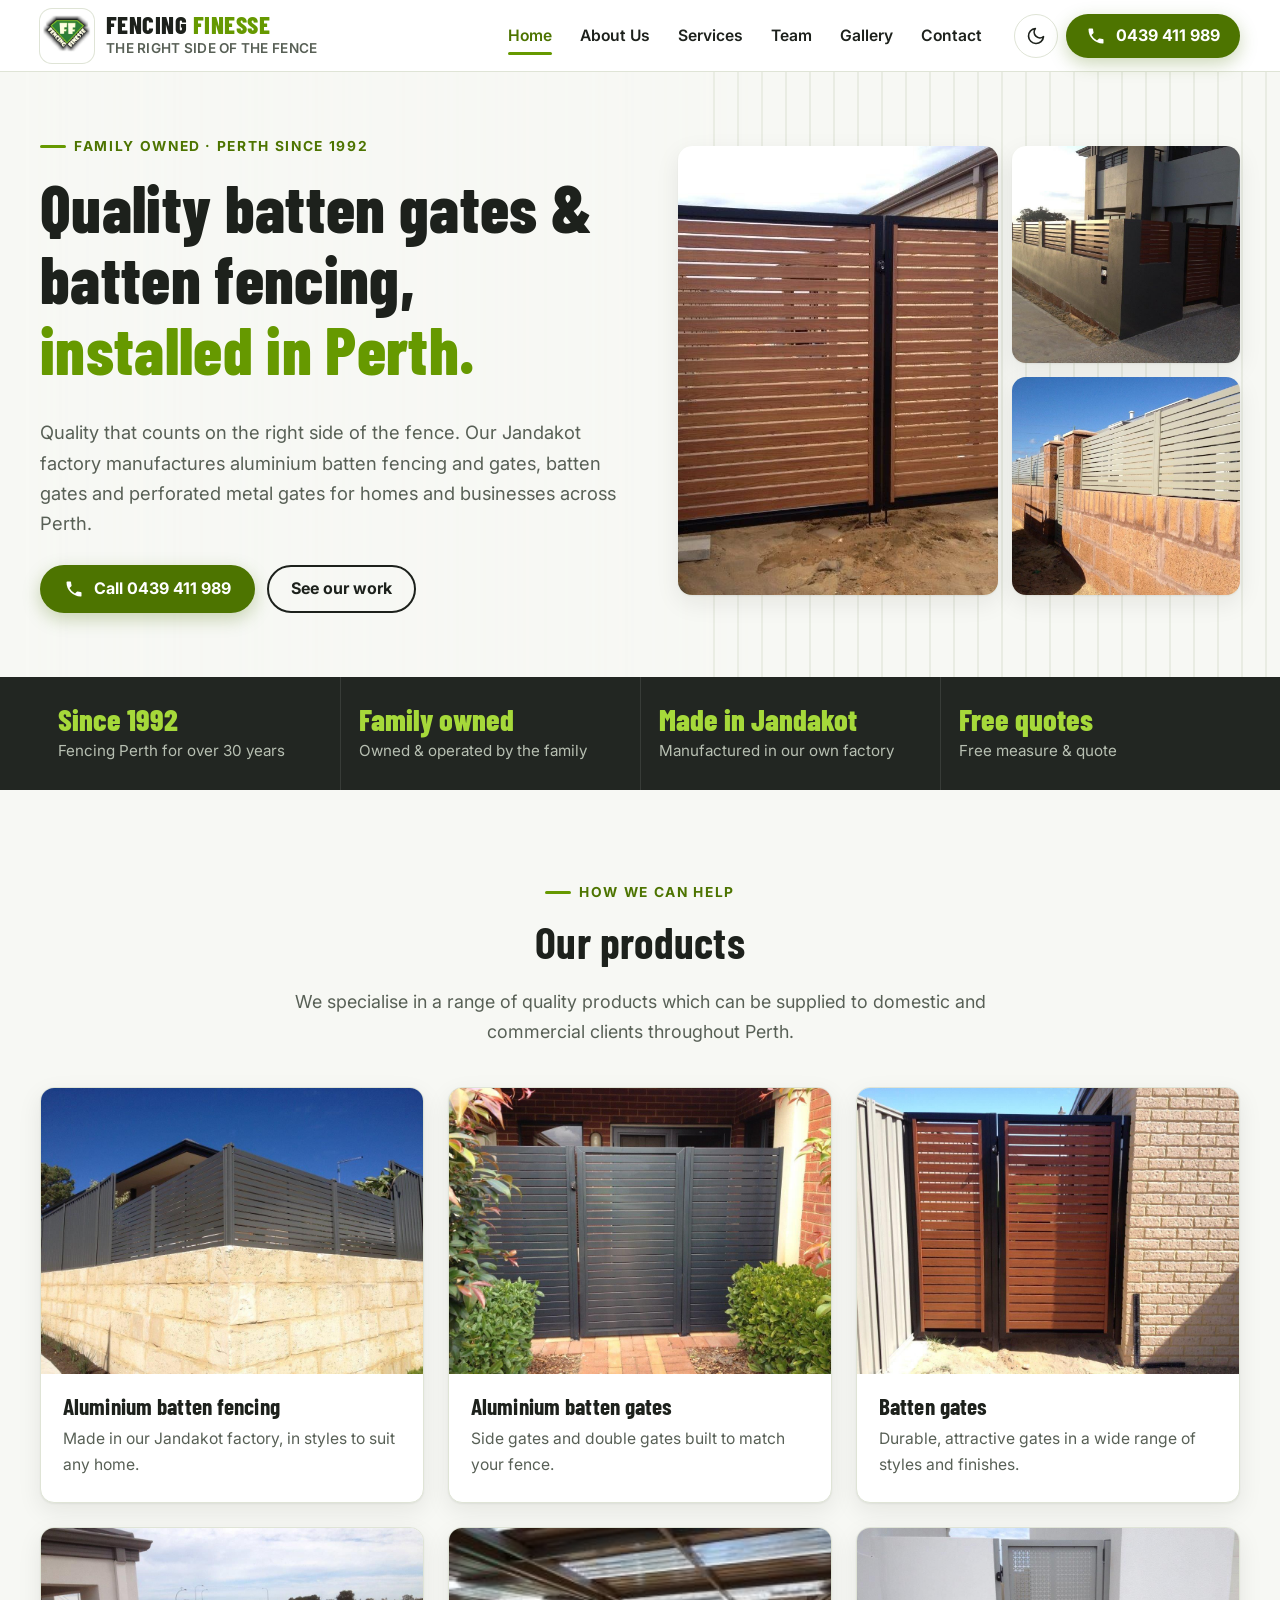
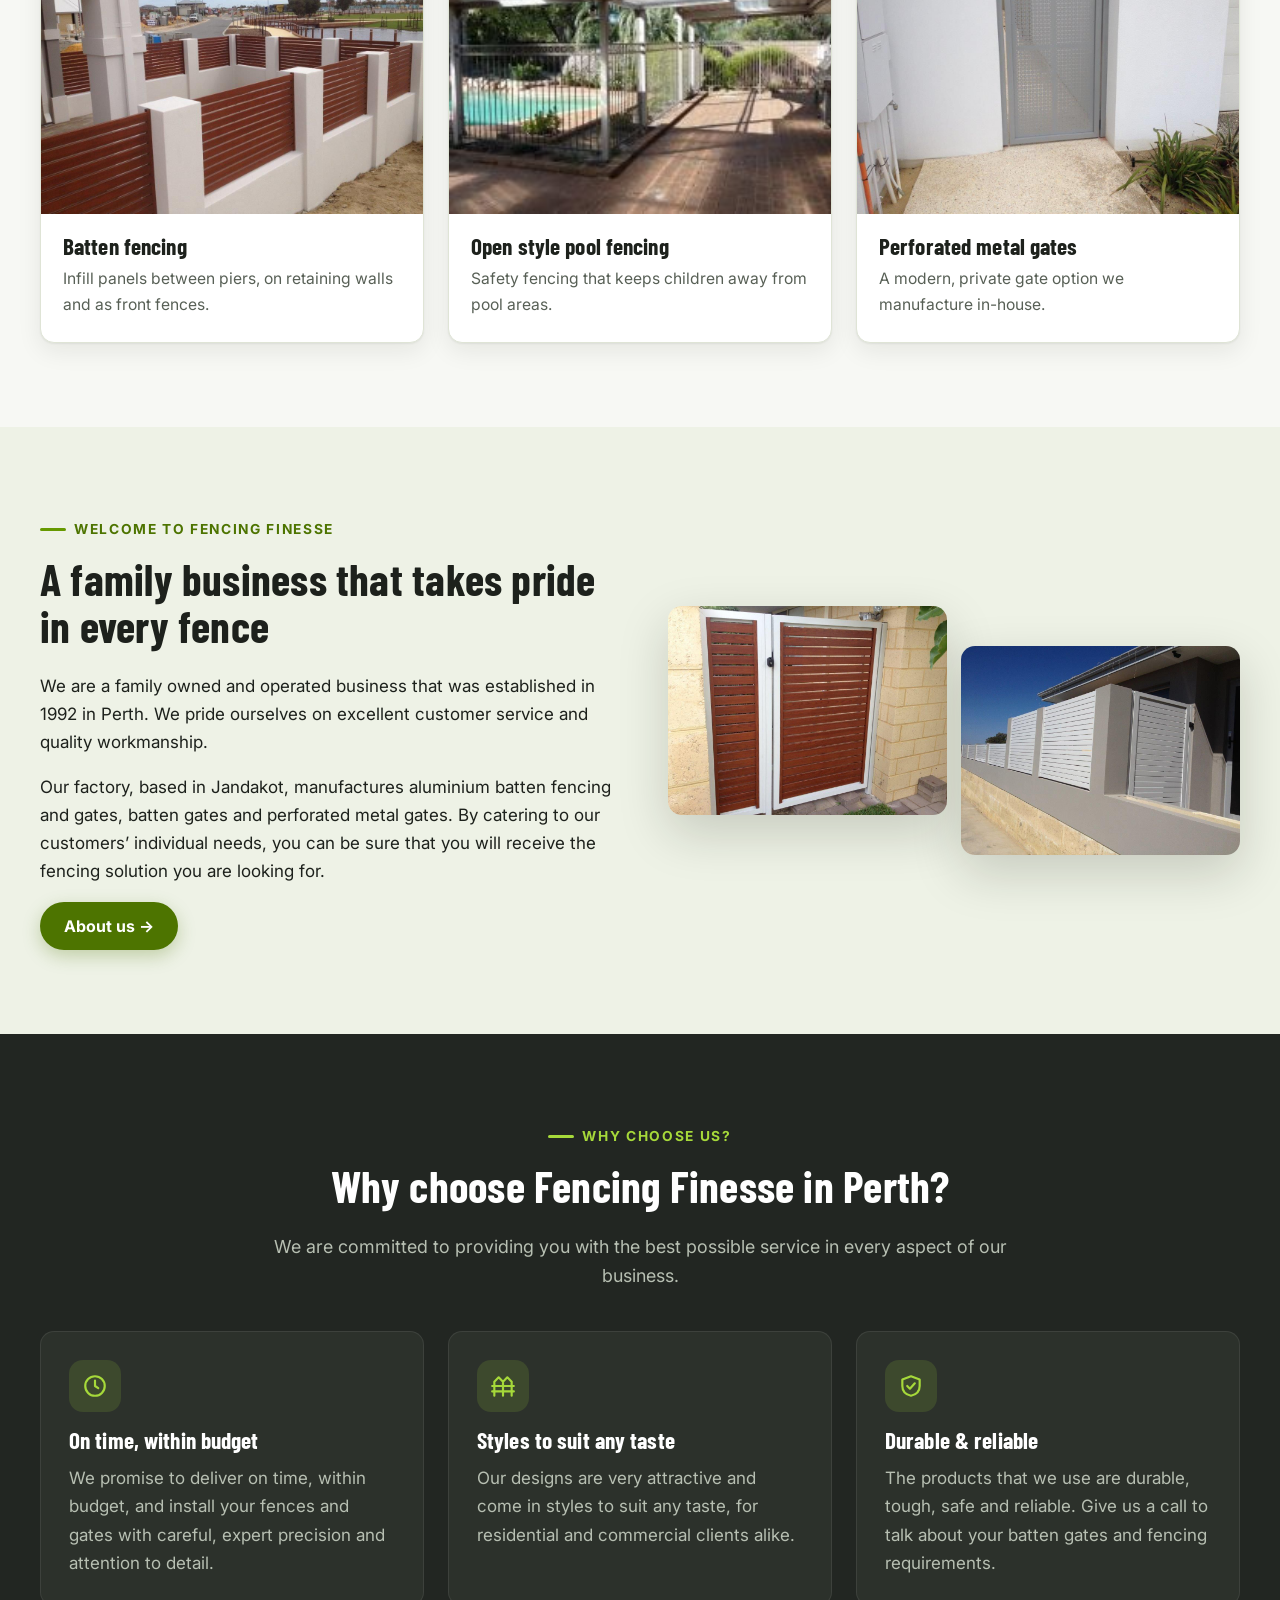
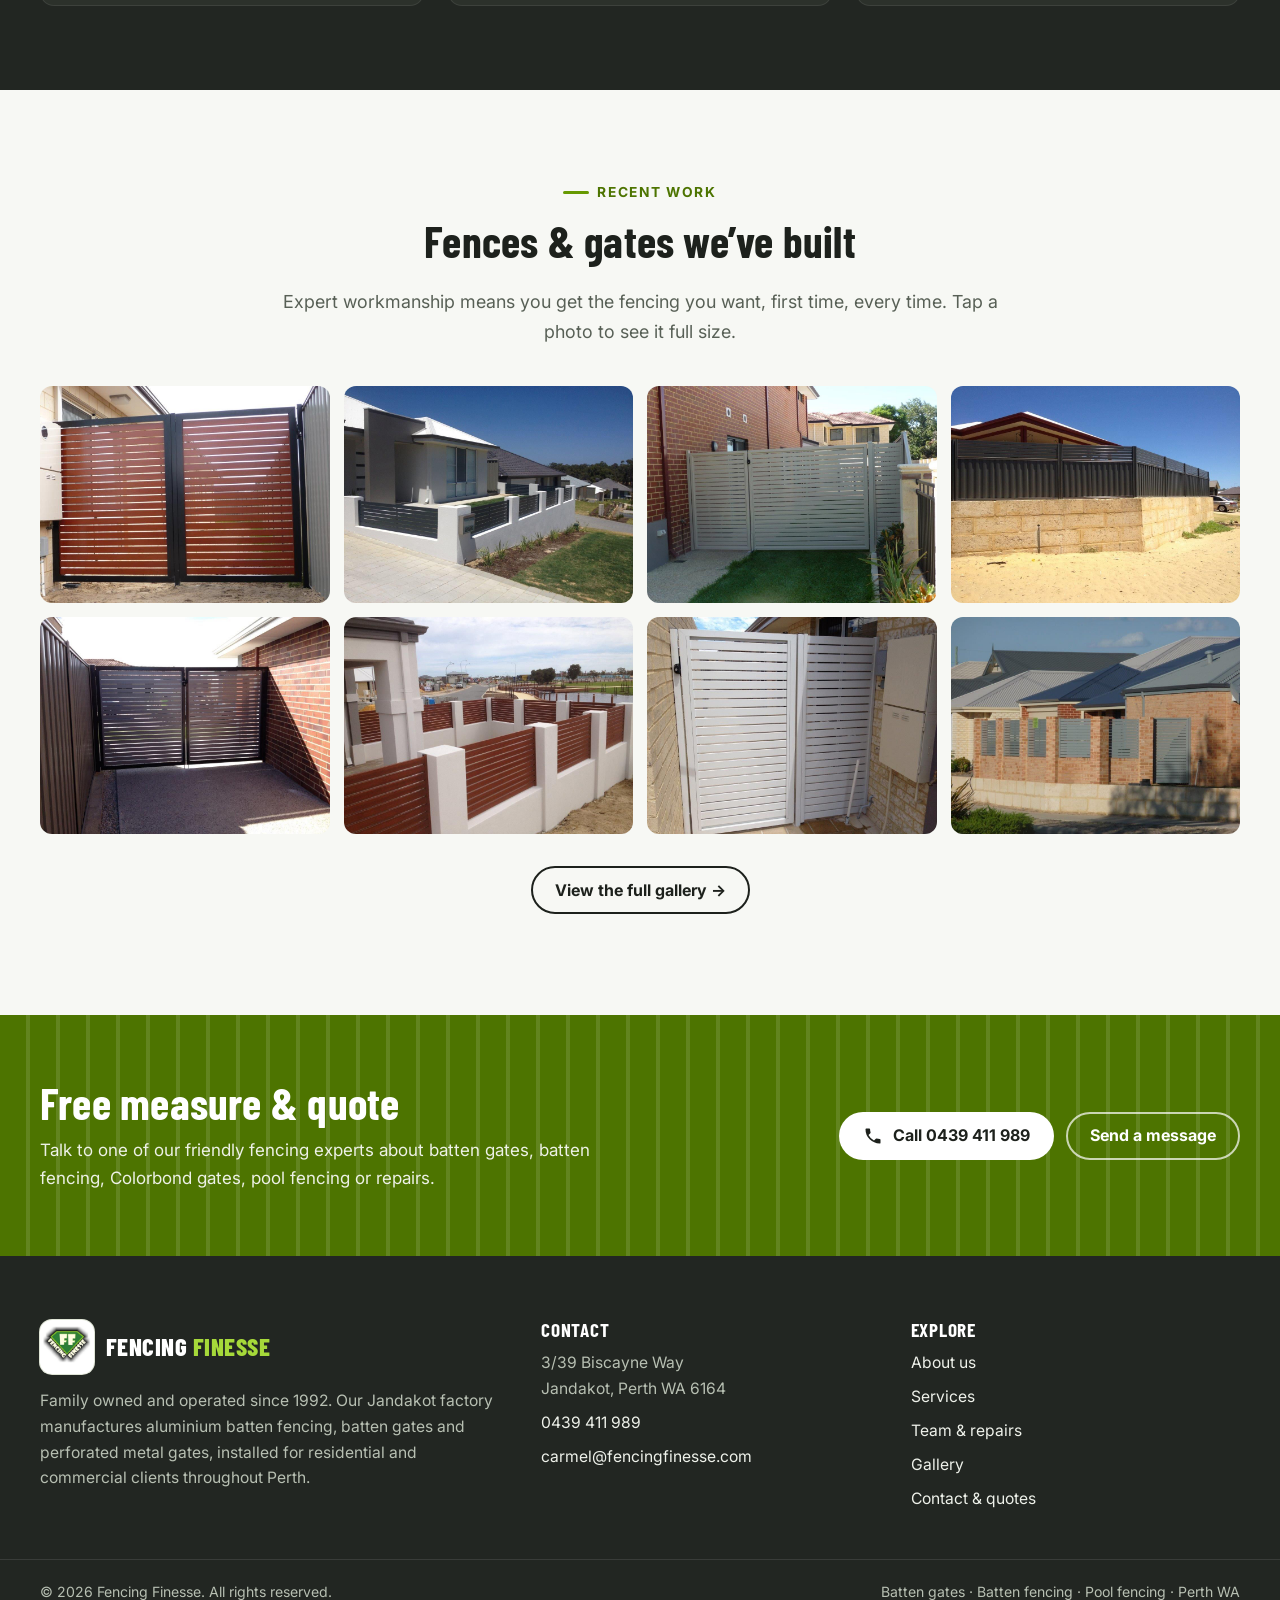
<file: index.html>
<!DOCTYPE html>
<html lang="en-AU">
<head>
  <meta charset="utf-8">
  <meta name="viewport" content="width=device-width, initial-scale=1">
  <meta name="robots" content="noindex">
  <title>Fencing Finesse | Batten Gates &amp; Batten Fencing, Made and Installed in Perth</title>
  <meta name="description" content="Family owned since 1992. Fencing Finesse manufactures aluminium batten fencing, batten gates and perforated metal gates in Jandakot and installs them throughout Perth. Call 0439 411 989.">
  <meta name="theme-color" content="#ffffff">
  <script>(function(d){d.className+=' js';var t;try{t=localStorage.getItem('ff-theme')}catch(e){}if(t!=='light'&&t!=='dark'){t=window.matchMedia&&matchMedia('(prefers-color-scheme: dark)').matches?'dark':'light'}d.setAttribute('data-theme',t)})(document.documentElement);</script>
  <link rel="icon" href="images/logo-badge.png">
  <link rel="preconnect" href="https://fonts.googleapis.com">
  <link rel="preconnect" href="https://fonts.gstatic.com" crossorigin>
  <link href="https://fonts.googleapis.com/css2?family=Barlow+Condensed:wght@700;800&family=Inter:wght@400;600;700;800&display=swap" rel="stylesheet">
  <link rel="stylesheet" href="css/style.css">
</head>
<body>
<a class="skip" href="#main">Skip to content</a>

<header class="site-header">
  <div class="container">
    <a class="brand" href="index.html" aria-label="Fencing Finesse home">
      <span class="brand-badge"><img src="images/logo-badge.png" alt="" width="136" height="120"></span>
      <span class="brand-text">
        <span class="brand-name">Fencing <span>Finesse</span></span>
        <span class="brand-tag">The right side of the fence</span>
      </span>
    </a>
    <nav class="nav" id="site-nav" aria-label="Main">
      <a href="index.html" aria-current="page">Home</a>
      <a href="about.html">About Us</a>
      <a href="services.html">Services</a>
      <a href="team.html">Team</a>
      <a href="gallery.html">Gallery</a>
      <a href="contact.html">Contact</a>
    </nav>
    <div class="header-actions">
      <button class="icon-btn theme-toggle" type="button" aria-label="Switch to dark mode" aria-pressed="false">
        <svg class="i-moon" viewBox="0 0 24 24" fill="none" stroke="currentColor" stroke-width="2" stroke-linecap="round" stroke-linejoin="round" aria-hidden="true"><path d="M21 12.8A9 9 0 1 1 11.2 3a7 7 0 0 0 9.8 9.8z"/></svg>
        <svg class="i-sun" viewBox="0 0 24 24" fill="none" stroke="currentColor" stroke-width="2" stroke-linecap="round" aria-hidden="true"><circle cx="12" cy="12" r="4"/><path d="M12 2v2M12 20v2M4.9 4.9l1.4 1.4M17.7 17.7l1.4 1.4M2 12h2M20 12h2M4.9 19.1l1.4-1.4M17.7 6.3l1.4-1.4"/></svg>
      </button>
      <a class="btn btn--brand call-btn" href="tel:+61439411989" aria-label="Call Fencing Finesse on 0439 411 989">
        <svg viewBox="0 0 24 24" fill="currentColor" aria-hidden="true"><path d="M6.6 10.8a15.1 15.1 0 0 0 6.6 6.6l2.2-2.2a1 1 0 0 1 1-.25 11.4 11.4 0 0 0 3.6.57 1 1 0 0 1 1 1V20a1 1 0 0 1-1 1A17 17 0 0 1 3 4a1 1 0 0 1 1-1h3.5a1 1 0 0 1 1 1c0 1.25.2 2.45.57 3.57a1 1 0 0 1-.25 1z"/></svg>
        <span class="call-label">0439 411 989</span>
      </a>
      <button class="menu-toggle" type="button" aria-controls="site-nav" aria-expanded="false" aria-label="Open menu"><span></span></button>
    </div>
  </div>
</header>

<main id="main">

<section class="hero">
  <div class="container">
    <div>
      <span class="eyebrow">Family owned &middot; Perth since 1992</span>
      <h1>Quality batten gates &amp; batten fencing, <em>installed in Perth.</em></h1>
      <p class="lead">Quality that counts on the right side of the fence. Our Jandakot factory manufactures aluminium batten fencing and gates, batten gates and perforated metal gates for homes and businesses across Perth.</p>
      <div class="hero-actions">
        <a class="btn btn--brand" href="tel:+61439411989"><svg viewBox="0 0 24 24" fill="currentColor" aria-hidden="true"><path d="M6.6 10.8a15.1 15.1 0 0 0 6.6 6.6l2.2-2.2a1 1 0 0 1 1-.25 11.4 11.4 0 0 0 3.6.57 1 1 0 0 1 1 1V20a1 1 0 0 1-1 1A17 17 0 0 1 3 4a1 1 0 0 1 1-1h3.5a1 1 0 0 1 1 1c0 1.25.2 2.45.57 3.57a1 1 0 0 1-.25 1z"/></svg> Call 0439 411 989</a>
        <a class="btn btn--ghost" href="gallery.html">See our work</a>
      </div>
    </div>
    <div class="hero-mosaic">
      <figure><img src="images/job-20.jpg" alt="Timber-look batten double gates with a black frame" width="1024" height="768" fetchpriority="high"></figure>
      <figure><img src="images/job-11.jpg" alt="Batten infill with a matching timber-look gate" width="1024" height="768"></figure>
      <figure><img src="images/job-17.jpg" alt="Batten fence infill on a feature brick wall" width="1024" height="768"></figure>
    </div>
  </div>
</section>

<section class="stats" aria-label="At a glance">
  <div class="container">
    <div class="stat"><strong>Since 1992</strong><span>Fencing Perth for over 30 years</span></div>
    <div class="stat"><strong>Family owned</strong><span>Owned &amp; operated by the family</span></div>
    <div class="stat"><strong>Made in Jandakot</strong><span>Manufactured in our own factory</span></div>
    <div class="stat"><strong>Free quotes</strong><span>Free measure &amp; quote</span></div>
  </div>
</section>

<section class="section">
  <div class="container">
    <div class="center section-head">
      <span class="eyebrow">How we can help</span>
      <h2>Our products</h2>
      <p class="lead">We specialise in a range of quality products which can be supplied to domestic and commercial clients throughout Perth.</p>
    </div>
    <div class="grid grid--3">
      <a class="prod-card" href="services.html">
        <div class="media zoom"><img src="images/job-34.jpg" alt="" width="1024" height="768" loading="lazy" decoding="async"></div>
        <div class="body"><h3>Aluminium batten fencing</h3><p>Made in our Jandakot factory, in styles to suit any home.</p></div>
      </a>
      <a class="prod-card" href="services.html">
        <div class="media zoom"><img src="images/job-16.jpg" alt="" width="1024" height="768" loading="lazy" decoding="async"></div>
        <div class="body"><h3>Aluminium batten gates</h3><p>Side gates and double gates built to match your fence.</p></div>
      </a>
      <a class="prod-card" href="services.html">
        <div class="media zoom"><img src="images/job-23.jpg" alt="" width="1024" height="768" loading="lazy" decoding="async"></div>
        <div class="body"><h3>Batten gates</h3><p>Durable, attractive gates in a wide range of styles and finishes.</p></div>
      </a>
      <a class="prod-card" href="services.html">
        <div class="media zoom"><img src="images/job-09.jpg" alt="" width="1024" height="768" loading="lazy" decoding="async"></div>
        <div class="body"><h3>Batten fencing</h3><p>Infill panels between piers, on retaining walls and as front fences.</p></div>
      </a>
      <a class="prod-card" href="services.html#pool">
        <div class="media zoom"><img src="images/svc-pool.jpg" alt="" width="281" height="186" loading="lazy" decoding="async"></div>
        <div class="body"><h3>Open style pool fencing</h3><p>Safety fencing that keeps children away from pool areas.</p></div>
      </a>
      <a class="prod-card" href="services.html">
        <div class="media zoom"><img src="images/job-25.jpg" alt="" width="1024" height="768" loading="lazy" decoding="async"></div>
        <div class="body"><h3>Perforated metal gates</h3><p>A modern, private gate option we manufacture in-house.</p></div>
      </a>
    </div>
  </div>
</section>

<section class="section section--soft">
  <div class="container split">
    <div>
      <span class="eyebrow">Welcome to Fencing Finesse</span>
      <h2>A family business that takes pride in every fence</h2>
      <p>We are a family owned and operated business that was established in 1992 in Perth. We pride ourselves on excellent customer service and quality workmanship.</p>
      <p>Our factory, based in Jandakot, manufactures aluminium batten fencing and gates, batten gates and perforated metal gates. By catering to our customers&rsquo; individual needs, you can be sure that you will receive the fencing solution you are looking for.</p>
      <a class="btn btn--brand" href="about.html">About us &rarr;</a>
    </div>
    <div class="photo-pair">
      <div class="photo-frame zoom"><img src="images/job-24.jpg" alt="Timber-look batten gate with a white frame" width="1024" height="768" loading="lazy" decoding="async"></div>
      <div class="photo-frame zoom"><img src="images/job-30.jpg" alt="Batten front fence and pedestrian gate" width="1024" height="768" loading="lazy" decoding="async"></div>
    </div>
  </div>
</section>

<section class="section section--dark">
  <div class="container">
    <div class="center section-head">
      <span class="eyebrow">Why choose us?</span>
      <h2>Why choose Fencing Finesse in Perth?</h2>
      <p class="lead" style="color:var(--on-dark-muted)">We are committed to providing you with the best possible service in every aspect of our business.</p>
    </div>
    <div class="grid grid--3">
      <div class="card">
        <div class="icon-badge"><svg viewBox="0 0 24 24" fill="none" stroke="currentColor" stroke-width="2" stroke-linecap="round" stroke-linejoin="round" aria-hidden="true"><circle cx="12" cy="12" r="9"/><path d="M12 7v5l3 2"/></svg></div>
        <h3>On time, within budget</h3>
        <p>We promise to deliver on time, within budget, and install your fences and gates with careful, expert precision and attention to detail.</p>
      </div>
      <div class="card">
        <div class="icon-badge"><svg viewBox="0 0 24 24" fill="none" stroke="currentColor" stroke-width="2" stroke-linecap="round" stroke-linejoin="round" aria-hidden="true"><path d="M4 21V8l4-4 4 4v13M12 21V8l4-4 4 4v13M2 12h20M2 17h20"/></svg></div>
        <h3>Styles to suit any taste</h3>
        <p>Our designs are very attractive and come in styles to suit any taste, for residential and commercial clients alike.</p>
      </div>
      <div class="card">
        <div class="icon-badge"><svg viewBox="0 0 24 24" fill="none" stroke="currentColor" stroke-width="2" stroke-linecap="round" stroke-linejoin="round" aria-hidden="true"><path d="M12 3l8 3v6c0 5-3.5 8-8 9-4.5-1-8-4-8-9V6z"/><path d="M8.5 12l2.5 2.5 4.5-5"/></svg></div>
        <h3>Durable &amp; reliable</h3>
        <p>The products that we use are durable, tough, safe and reliable. Give us a call to talk about your batten gates and fencing requirements.</p>
      </div>
    </div>
  </div>
</section>

<section class="section">
  <div class="container">
    <div class="center section-head">
      <span class="eyebrow">Recent work</span>
      <h2>Fences &amp; gates we&rsquo;ve built</h2>
      <p class="lead">Expert workmanship means you get the fencing you want, first time, every time. Tap a photo to see it full size.</p>
    </div>
    <div class="gallery gallery--preview">
      <button class="g-item" type="button" data-cat="gates"><img src="images/job-32.jpg" alt="Timber-look batten double gates" width="1024" height="768" loading="lazy" decoding="async"><span class="cap">Timber-look batten double gates</span></button>
      <button class="g-item" type="button" data-cat="batten"><img src="images/job-21.jpg" alt="Front fence with charcoal batten infill" width="1024" height="768" loading="lazy" decoding="async"><span class="cap">Front fence with charcoal batten infill</span></button>
      <button class="g-item" type="button" data-cat="gates"><img src="images/job-13.jpg" alt="Grey batten gate beside a brick home" width="1024" height="768" loading="lazy" decoding="async"><span class="cap">Grey batten gate beside a brick home</span></button>
      <button class="g-item" type="button" data-cat="batten"><img src="images/job-05.jpg" alt="Batten infill above a limestone retaining wall" width="1024" height="768" loading="lazy" decoding="async"><span class="cap">Batten infill above a limestone retaining wall</span></button>
      <button class="g-item" type="button" data-cat="gates"><img src="images/job-27.jpg" alt="Charcoal batten double gates" width="1024" height="768" loading="lazy" decoding="async"><span class="cap">Charcoal batten double gates</span></button>
      <button class="g-item" type="button" data-cat="batten"><img src="images/job-09.jpg" alt="Timber-look batten infill between rendered piers" width="1024" height="768" loading="lazy" decoding="async"><span class="cap">Timber-look batten infill between rendered piers</span></button>
      <button class="g-item" type="button" data-cat="gates"><img src="images/job-28.jpg" alt="Pale grey batten side gates" width="1024" height="768" loading="lazy" decoding="async"><span class="cap">Pale grey batten side gates</span></button>
      <button class="g-item" type="button" data-cat="batten"><img src="images/job-35.jpg" alt="Batten panels between brick piers" width="1024" height="768" loading="lazy" decoding="async"><span class="cap">Batten panels between brick piers</span></button>
    </div>
    <p class="center" style="margin-top:32px"><a class="btn btn--ghost" href="gallery.html">View the full gallery &rarr;</a></p>
  </div>
</section>

<section class="cta-band">
  <div class="container">
    <div>
      <h2>Free measure &amp; quote</h2>
      <p>Talk to one of our friendly fencing experts about batten gates, batten fencing, Colorbond gates, pool fencing or repairs.</p>
    </div>
    <div class="cta-actions">
      <a class="btn btn--light" href="tel:+61439411989"><svg viewBox="0 0 24 24" fill="currentColor" aria-hidden="true"><path d="M6.6 10.8a15.1 15.1 0 0 0 6.6 6.6l2.2-2.2a1 1 0 0 1 1-.25 11.4 11.4 0 0 0 3.6.57 1 1 0 0 1 1 1V20a1 1 0 0 1-1 1A17 17 0 0 1 3 4a1 1 0 0 1 1-1h3.5a1 1 0 0 1 1 1c0 1.25.2 2.45.57 3.57a1 1 0 0 1-.25 1z"/></svg> Call 0439 411 989</a>
      <a class="btn btn--outline-light" href="contact.html">Send a message</a>
    </div>
  </div>
</section>
</main>

<footer class="site-footer">
  <div class="container cols">
    <div>
      <div class="footer-brand">
        <span class="brand-badge"><img src="images/logo-badge.png" alt="" width="136" height="120" loading="lazy" decoding="async"></span>
        <span class="brand-name">Fencing <span>Finesse</span></span>
      </div>
      <p>Family owned and operated since 1992. Our Jandakot factory manufactures aluminium batten fencing, batten gates and perforated metal gates, installed for residential and commercial clients throughout Perth.</p>
    </div>
    <div>
      <h3>Contact</h3>
      <ul>
        <li>3/39 Biscayne Way<br>Jandakot, Perth WA 6164</li>
        <li><a href="tel:+61439411989">0439 411 989</a></li>
        <li><a href="mailto:carmel@fencingfinesse.com">carmel@fencingfinesse.com</a></li>
      </ul>
    </div>
    <div>
      <h3>Explore</h3>
      <ul>
        <li><a href="about.html">About us</a></li>
        <li><a href="services.html">Services</a></li>
        <li><a href="team.html">Team &amp; repairs</a></li>
        <li><a href="gallery.html">Gallery</a></li>
        <li><a href="contact.html">Contact &amp; quotes</a></li>
      </ul>
    </div>
  </div>
  <div class="footer-bottom">
    <div class="container">
      <span>&copy; <span id="year">2026</span> Fencing Finesse. All rights reserved.</span>
      <span>Batten gates &middot; Batten fencing &middot; Pool fencing &middot; Perth WA</span>
    </div>
  </div>
</footer>

<a class="mobile-call" href="tel:+61439411989"><svg viewBox="0 0 24 24" fill="currentColor" aria-hidden="true"><path d="M6.6 10.8a15.1 15.1 0 0 0 6.6 6.6l2.2-2.2a1 1 0 0 1 1-.25 11.4 11.4 0 0 0 3.6.57 1 1 0 0 1 1 1V20a1 1 0 0 1-1 1A17 17 0 0 1 3 4a1 1 0 0 1 1-1h3.5a1 1 0 0 1 1 1c0 1.25.2 2.45.57 3.57a1 1 0 0 1-.25 1z"/></svg> Call 0439 411 989</a>

<script src="js/main.js"></script>
</body>
</html>
</file>
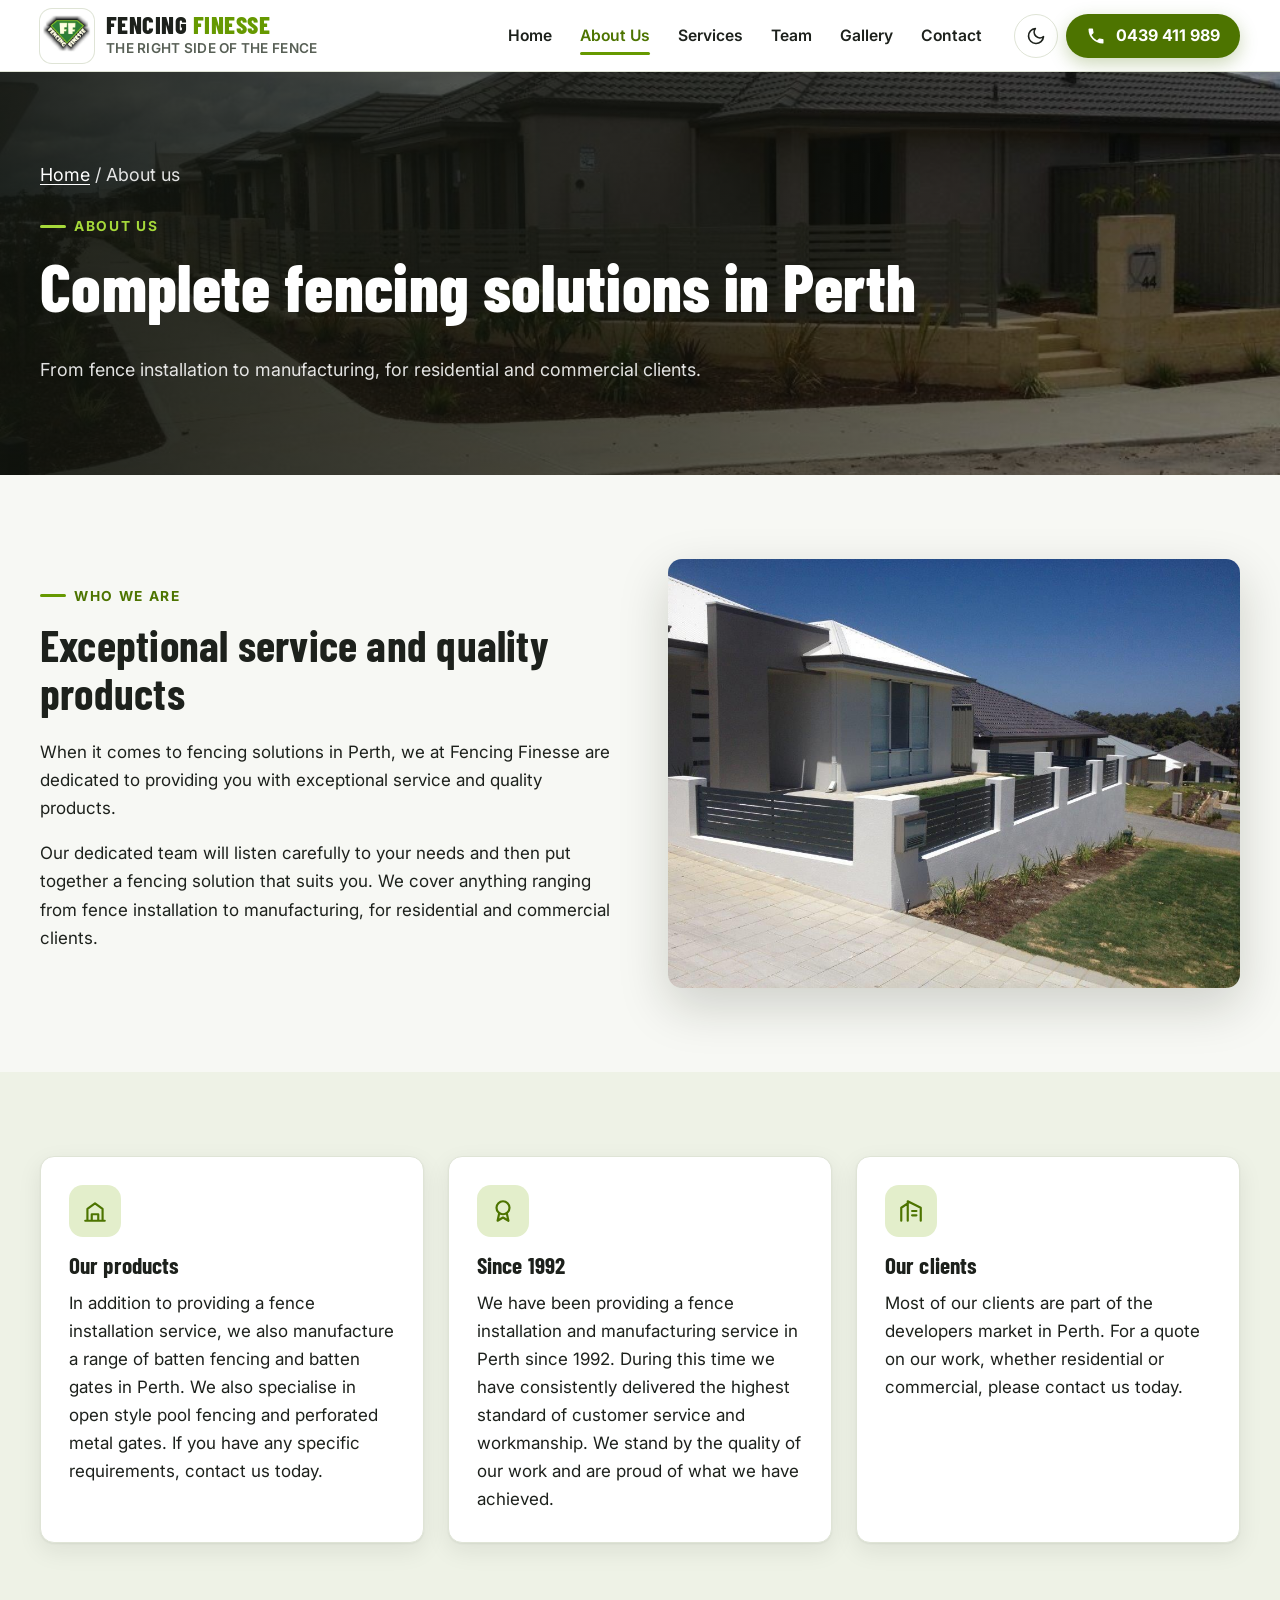
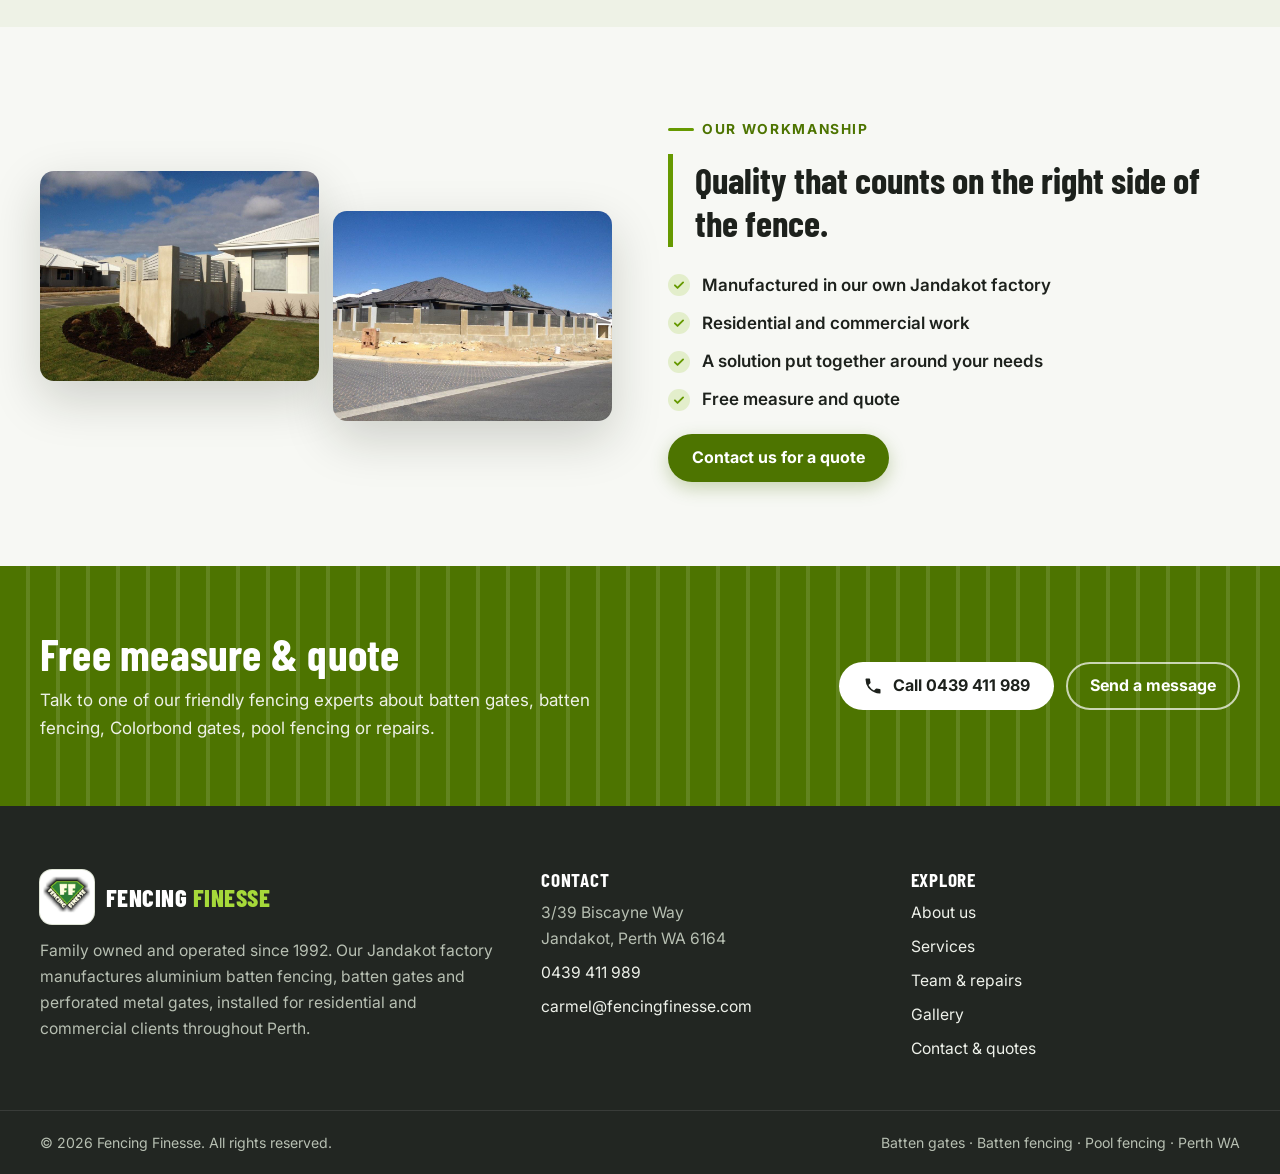
<file: about.html>
<!DOCTYPE html>
<html lang="en-AU">
<head>
  <meta charset="utf-8">
  <meta name="viewport" content="width=device-width, initial-scale=1">
  <meta name="robots" content="noindex">
  <title>About Us | Fencing Finesse, Fence Installation Perth since 1992</title>
  <meta name="description" content="Fencing Finesse has provided fence installation and manufacturing in Perth since 1992: batten fencing, batten gates, open style pool fencing and perforated metal gates.">
  <meta name="theme-color" content="#ffffff">
  <script>(function(d){d.className+=' js';var t;try{t=localStorage.getItem('ff-theme')}catch(e){}if(t!=='light'&&t!=='dark'){t=window.matchMedia&&matchMedia('(prefers-color-scheme: dark)').matches?'dark':'light'}d.setAttribute('data-theme',t)})(document.documentElement);</script>
  <link rel="icon" href="images/logo-badge.png">
  <link rel="preconnect" href="https://fonts.googleapis.com">
  <link rel="preconnect" href="https://fonts.gstatic.com" crossorigin>
  <link href="https://fonts.googleapis.com/css2?family=Barlow+Condensed:wght@700;800&family=Inter:wght@400;600;700;800&display=swap" rel="stylesheet">
  <link rel="stylesheet" href="css/style.css">
</head>
<body>
<a class="skip" href="#main">Skip to content</a>

<header class="site-header">
  <div class="container">
    <a class="brand" href="index.html" aria-label="Fencing Finesse home">
      <span class="brand-badge"><img src="images/logo-badge.png" alt="" width="136" height="120"></span>
      <span class="brand-text">
        <span class="brand-name">Fencing <span>Finesse</span></span>
        <span class="brand-tag">The right side of the fence</span>
      </span>
    </a>
    <nav class="nav" id="site-nav" aria-label="Main">
      <a href="index.html">Home</a>
      <a href="about.html" aria-current="page">About Us</a>
      <a href="services.html">Services</a>
      <a href="team.html">Team</a>
      <a href="gallery.html">Gallery</a>
      <a href="contact.html">Contact</a>
    </nav>
    <div class="header-actions">
      <button class="icon-btn theme-toggle" type="button" aria-label="Switch to dark mode" aria-pressed="false">
        <svg class="i-moon" viewBox="0 0 24 24" fill="none" stroke="currentColor" stroke-width="2" stroke-linecap="round" stroke-linejoin="round" aria-hidden="true"><path d="M21 12.8A9 9 0 1 1 11.2 3a7 7 0 0 0 9.8 9.8z"/></svg>
        <svg class="i-sun" viewBox="0 0 24 24" fill="none" stroke="currentColor" stroke-width="2" stroke-linecap="round" aria-hidden="true"><circle cx="12" cy="12" r="4"/><path d="M12 2v2M12 20v2M4.9 4.9l1.4 1.4M17.7 17.7l1.4 1.4M2 12h2M20 12h2M4.9 19.1l1.4-1.4M17.7 6.3l1.4-1.4"/></svg>
      </button>
      <a class="btn btn--brand call-btn" href="tel:+61439411989" aria-label="Call Fencing Finesse on 0439 411 989">
        <svg viewBox="0 0 24 24" fill="currentColor" aria-hidden="true"><path d="M6.6 10.8a15.1 15.1 0 0 0 6.6 6.6l2.2-2.2a1 1 0 0 1 1-.25 11.4 11.4 0 0 0 3.6.57 1 1 0 0 1 1 1V20a1 1 0 0 1-1 1A17 17 0 0 1 3 4a1 1 0 0 1 1-1h3.5a1 1 0 0 1 1 1c0 1.25.2 2.45.57 3.57a1 1 0 0 1-.25 1z"/></svg>
        <span class="call-label">0439 411 989</span>
      </a>
      <button class="menu-toggle" type="button" aria-controls="site-nav" aria-expanded="false" aria-label="Open menu"><span></span></button>
    </div>
  </div>
</header>

<main id="main">

<section class="page-hero">
  <img class="bg" src="images/job-12.jpg" alt="" width="1024" height="768">
  <div class="container">
    <p class="crumbs"><a href="index.html">Home</a> / About us</p>
    <span class="eyebrow">About us</span>
    <h1>Complete fencing solutions in Perth</h1>
    <p>From fence installation to manufacturing, for residential and commercial clients.</p>
  </div>
</section>

<section class="section">
  <div class="container split">
    <div>
      <span class="eyebrow">Who we are</span>
      <h2>Exceptional service and quality products</h2>
      <p>When it comes to fencing solutions in Perth, we at Fencing Finesse are dedicated to providing you with exceptional service and quality products.</p>
      <p>Our dedicated team will listen carefully to your needs and then put together a fencing solution that suits you. We cover anything ranging from fence installation to manufacturing, for residential and commercial clients.</p>
    </div>
    <div class="photo-frame zoom"><img src="images/job-21.jpg" alt="Front fence with charcoal batten infill" width="1024" height="768" loading="lazy" decoding="async"></div>
  </div>
</section>

<section class="section section--soft">
  <div class="container">
    <div class="grid grid--3">
      <div class="card">
        <div class="icon-badge"><svg viewBox="0 0 24 24" fill="none" stroke="currentColor" stroke-width="2" stroke-linecap="round" stroke-linejoin="round" aria-hidden="true"><path d="M3 21h18M5 21V10l7-5 7 5v11M9 21v-6h6v6"/></svg></div>
        <h3>Our products</h3>
        <p>In addition to providing a fence installation service, we also manufacture a range of batten fencing and batten gates in Perth. We also specialise in open style pool fencing and perforated metal gates. If you have any specific requirements, contact us today.</p>
      </div>
      <div class="card">
        <div class="icon-badge"><svg viewBox="0 0 24 24" fill="none" stroke="currentColor" stroke-width="2" stroke-linecap="round" stroke-linejoin="round" aria-hidden="true"><circle cx="12" cy="9" r="6"/><path d="M8.5 14l-1.5 7 5-3 5 3-1.5-7"/></svg></div>
        <h3>Since 1992</h3>
        <p>We have been providing a fence installation and manufacturing service in Perth since 1992. During this time we have consistently delivered the highest standard of customer service and workmanship. We stand by the quality of our work and are proud of what we have achieved.</p>
      </div>
      <div class="card">
        <div class="icon-badge"><svg viewBox="0 0 24 24" fill="none" stroke="currentColor" stroke-width="2" stroke-linecap="round" stroke-linejoin="round" aria-hidden="true"><path d="M3 21V9l6-4v16M9 21V3l12 6v12M13 12h4M13 16h4"/></svg></div>
        <h3>Our clients</h3>
        <p>Most of our clients are part of the developers market in Perth. For a quote on our work, whether residential or commercial, please contact us today.</p>
      </div>
    </div>
  </div>
</section>

<section class="section">
  <div class="container split">
    <div class="photo-pair">
      <div class="photo-frame zoom"><img src="images/job-18.jpg" alt="Batten infill between rendered piers" width="1024" height="768" loading="lazy" decoding="async"></div>
      <div class="photo-frame zoom"><img src="images/job-29.jpg" alt="Batten infill along an estate frontage" width="1024" height="768" loading="lazy" decoding="async"></div>
    </div>
    <div>
      <span class="eyebrow">Our workmanship</span>
      <p class="quote">Quality that counts on the right side of the fence.</p>
      <ul class="check-list">
        <li>Manufactured in our own Jandakot factory</li>
        <li>Residential and commercial work</li>
        <li>A solution put together around your needs</li>
        <li>Free measure and quote</li>
      </ul>
      <a class="btn btn--brand" href="contact.html">Contact us for a quote</a>
    </div>
  </div>
</section>

<section class="cta-band">
  <div class="container">
    <div>
      <h2>Free measure &amp; quote</h2>
      <p>Talk to one of our friendly fencing experts about batten gates, batten fencing, Colorbond gates, pool fencing or repairs.</p>
    </div>
    <div class="cta-actions">
      <a class="btn btn--light" href="tel:+61439411989"><svg viewBox="0 0 24 24" fill="currentColor" aria-hidden="true"><path d="M6.6 10.8a15.1 15.1 0 0 0 6.6 6.6l2.2-2.2a1 1 0 0 1 1-.25 11.4 11.4 0 0 0 3.6.57 1 1 0 0 1 1 1V20a1 1 0 0 1-1 1A17 17 0 0 1 3 4a1 1 0 0 1 1-1h3.5a1 1 0 0 1 1 1c0 1.25.2 2.45.57 3.57a1 1 0 0 1-.25 1z"/></svg> Call 0439 411 989</a>
      <a class="btn btn--outline-light" href="contact.html">Send a message</a>
    </div>
  </div>
</section>
</main>

<footer class="site-footer">
  <div class="container cols">
    <div>
      <div class="footer-brand">
        <span class="brand-badge"><img src="images/logo-badge.png" alt="" width="136" height="120" loading="lazy" decoding="async"></span>
        <span class="brand-name">Fencing <span>Finesse</span></span>
      </div>
      <p>Family owned and operated since 1992. Our Jandakot factory manufactures aluminium batten fencing, batten gates and perforated metal gates, installed for residential and commercial clients throughout Perth.</p>
    </div>
    <div>
      <h3>Contact</h3>
      <ul>
        <li>3/39 Biscayne Way<br>Jandakot, Perth WA 6164</li>
        <li><a href="tel:+61439411989">0439 411 989</a></li>
        <li><a href="mailto:carmel@fencingfinesse.com">carmel@fencingfinesse.com</a></li>
      </ul>
    </div>
    <div>
      <h3>Explore</h3>
      <ul>
        <li><a href="about.html">About us</a></li>
        <li><a href="services.html">Services</a></li>
        <li><a href="team.html">Team &amp; repairs</a></li>
        <li><a href="gallery.html">Gallery</a></li>
        <li><a href="contact.html">Contact &amp; quotes</a></li>
      </ul>
    </div>
  </div>
  <div class="footer-bottom">
    <div class="container">
      <span>&copy; <span id="year">2026</span> Fencing Finesse. All rights reserved.</span>
      <span>Batten gates &middot; Batten fencing &middot; Pool fencing &middot; Perth WA</span>
    </div>
  </div>
</footer>

<a class="mobile-call" href="tel:+61439411989"><svg viewBox="0 0 24 24" fill="currentColor" aria-hidden="true"><path d="M6.6 10.8a15.1 15.1 0 0 0 6.6 6.6l2.2-2.2a1 1 0 0 1 1-.25 11.4 11.4 0 0 0 3.6.57 1 1 0 0 1 1 1V20a1 1 0 0 1-1 1A17 17 0 0 1 3 4a1 1 0 0 1 1-1h3.5a1 1 0 0 1 1 1c0 1.25.2 2.45.57 3.57a1 1 0 0 1-.25 1z"/></svg> Call 0439 411 989</a>

<script src="js/main.js"></script>
</body>
</html>
</file>
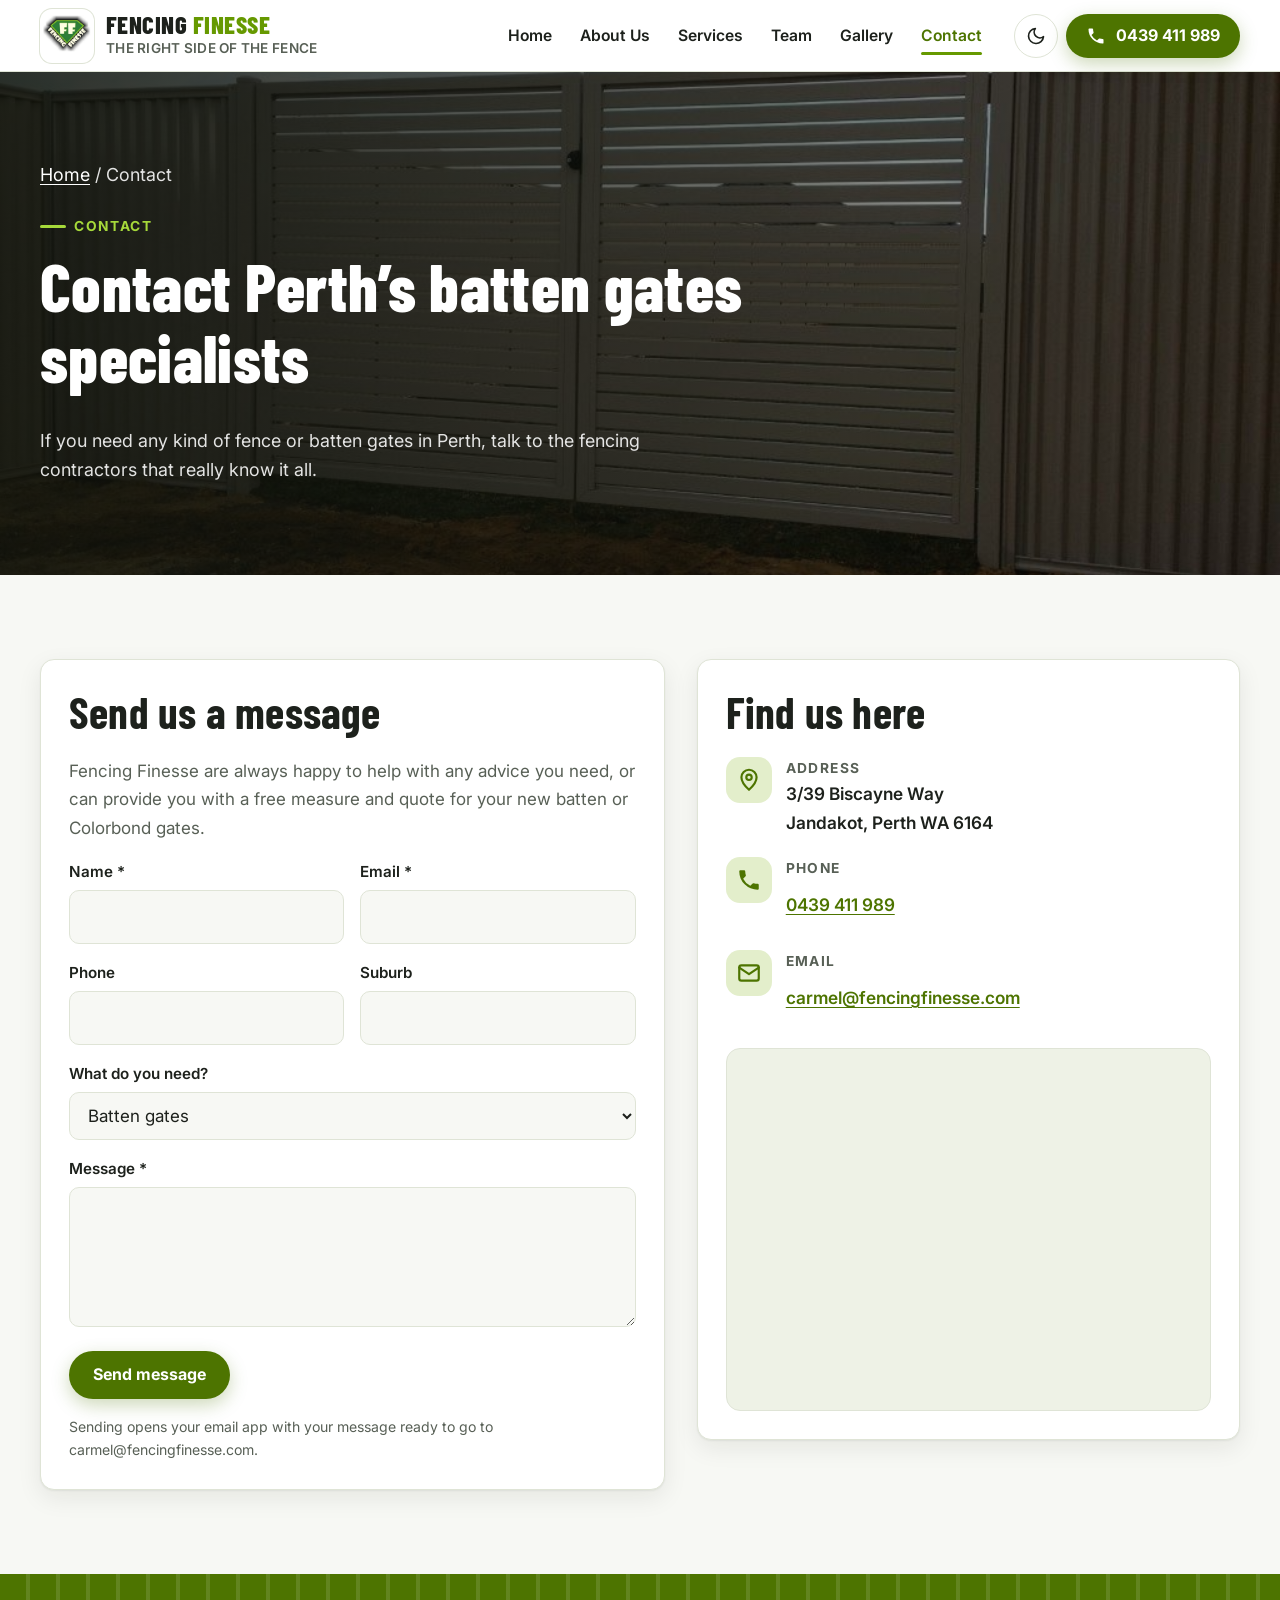
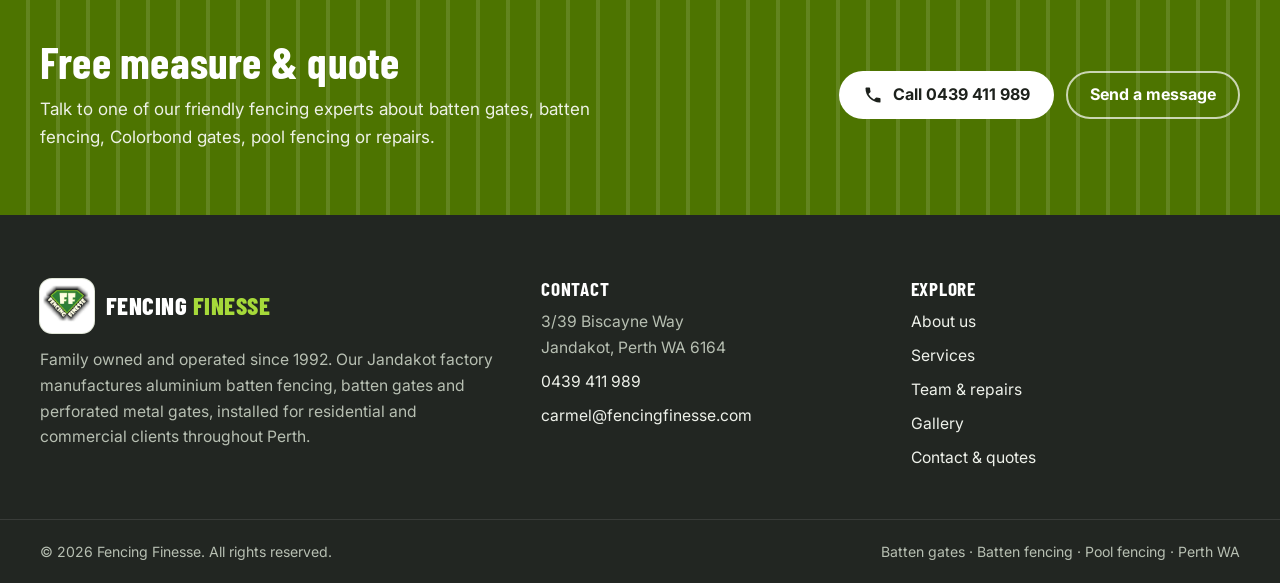
<file: contact.html>
<!DOCTYPE html>
<html lang="en-AU">
<head>
  <meta charset="utf-8">
  <meta name="viewport" content="width=device-width, initial-scale=1">
  <meta name="robots" content="noindex">
  <title>Contact | Free Measure &amp; Quote | Fencing Finesse Jandakot</title>
  <meta name="description" content="Contact Fencing Finesse, 3/39 Biscayne Way, Jandakot WA 6164. Call 0439 411 989 for a free measure and quote on batten or Colorbond gates and fencing.">
  <meta name="theme-color" content="#ffffff">
  <script>(function(d){d.className+=' js';var t;try{t=localStorage.getItem('ff-theme')}catch(e){}if(t!=='light'&&t!=='dark'){t=window.matchMedia&&matchMedia('(prefers-color-scheme: dark)').matches?'dark':'light'}d.setAttribute('data-theme',t)})(document.documentElement);</script>
  <link rel="icon" href="images/logo-badge.png">
  <link rel="preconnect" href="https://fonts.googleapis.com">
  <link rel="preconnect" href="https://fonts.gstatic.com" crossorigin>
  <link href="https://fonts.googleapis.com/css2?family=Barlow+Condensed:wght@700;800&family=Inter:wght@400;600;700;800&display=swap" rel="stylesheet">
  <link rel="stylesheet" href="css/style.css">
</head>
<body>
<a class="skip" href="#main">Skip to content</a>

<header class="site-header">
  <div class="container">
    <a class="brand" href="index.html" aria-label="Fencing Finesse home">
      <span class="brand-badge"><img src="images/logo-badge.png" alt="" width="136" height="120"></span>
      <span class="brand-text">
        <span class="brand-name">Fencing <span>Finesse</span></span>
        <span class="brand-tag">The right side of the fence</span>
      </span>
    </a>
    <nav class="nav" id="site-nav" aria-label="Main">
      <a href="index.html">Home</a>
      <a href="about.html">About Us</a>
      <a href="services.html">Services</a>
      <a href="team.html">Team</a>
      <a href="gallery.html">Gallery</a>
      <a href="contact.html" aria-current="page">Contact</a>
    </nav>
    <div class="header-actions">
      <button class="icon-btn theme-toggle" type="button" aria-label="Switch to dark mode" aria-pressed="false">
        <svg class="i-moon" viewBox="0 0 24 24" fill="none" stroke="currentColor" stroke-width="2" stroke-linecap="round" stroke-linejoin="round" aria-hidden="true"><path d="M21 12.8A9 9 0 1 1 11.2 3a7 7 0 0 0 9.8 9.8z"/></svg>
        <svg class="i-sun" viewBox="0 0 24 24" fill="none" stroke="currentColor" stroke-width="2" stroke-linecap="round" aria-hidden="true"><circle cx="12" cy="12" r="4"/><path d="M12 2v2M12 20v2M4.9 4.9l1.4 1.4M17.7 17.7l1.4 1.4M2 12h2M20 12h2M4.9 19.1l1.4-1.4M17.7 6.3l1.4-1.4"/></svg>
      </button>
      <a class="btn btn--brand call-btn" href="tel:+61439411989" aria-label="Call Fencing Finesse on 0439 411 989">
        <svg viewBox="0 0 24 24" fill="currentColor" aria-hidden="true"><path d="M6.6 10.8a15.1 15.1 0 0 0 6.6 6.6l2.2-2.2a1 1 0 0 1 1-.25 11.4 11.4 0 0 0 3.6.57 1 1 0 0 1 1 1V20a1 1 0 0 1-1 1A17 17 0 0 1 3 4a1 1 0 0 1 1-1h3.5a1 1 0 0 1 1 1c0 1.25.2 2.45.57 3.57a1 1 0 0 1-.25 1z"/></svg>
        <span class="call-label">0439 411 989</span>
      </a>
      <button class="menu-toggle" type="button" aria-controls="site-nav" aria-expanded="false" aria-label="Open menu"><span></span></button>
    </div>
  </div>
</header>

<main id="main">

<section class="page-hero">
  <img class="bg" src="images/job-15.jpg" alt="" width="1024" height="768">
  <div class="container">
    <p class="crumbs"><a href="index.html">Home</a> / Contact</p>
    <span class="eyebrow">Contact</span>
    <h1>Contact Perth&rsquo;s batten gates specialists</h1>
    <p>If you need any kind of fence or batten gates in Perth, talk to the fencing contractors that really know it all.</p>
  </div>
</section>

<section class="section">
  <div class="container contact-grid">
    <div class="card">
      <h2>Send us a message</h2>
      <p style="color:var(--muted)">Fencing Finesse are always happy to help with any advice you need, or can provide you with a free measure and quote for your new batten or Colorbond gates.</p>
      <form class="form" id="enquiry-form">
        <div class="row">
          <div><label for="f-name">Name *</label><input id="f-name" name="name" required autocomplete="name"></div>
          <div><label for="f-email">Email *</label><input id="f-email" name="email" type="email" required autocomplete="email"></div>
        </div>
        <div class="row">
          <div><label for="f-phone">Phone</label><input id="f-phone" name="phone" type="tel" autocomplete="tel"></div>
          <div><label for="f-suburb">Suburb</label><input id="f-suburb" name="suburb" autocomplete="address-level2"></div>
        </div>
        <div>
          <label for="f-topic">What do you need?</label>
          <select id="f-topic" name="topic">
            <option>Batten gates</option>
            <option>Batten fencing</option>
            <option>Colorbond fencing or gates</option>
            <option>Pool fencing</option>
            <option>Perforated metal gates</option>
            <option>Fencing repairs</option>
            <option>Something else</option>
          </select>
        </div>
        <div><label for="f-message">Message *</label><textarea id="f-message" name="message" required></textarea></div>
        <div><button class="btn btn--brand" type="submit">Send message</button></div>
        <p class="form-note">Sending opens your email app with your message ready to go to carmel@fencingfinesse.com.</p>
      </form>
    </div>
    <div>
      <div class="card">
        <h2>Find us here</h2>
        <ul class="info-list">
          <li>
            <span class="icon-badge"><svg viewBox="0 0 24 24" fill="none" stroke="currentColor" stroke-width="2" stroke-linecap="round" stroke-linejoin="round" aria-hidden="true"><path d="M12 21s-7-6.2-7-11.5A7 7 0 0 1 19 9.5C19 14.8 12 21 12 21z"/><circle cx="12" cy="9.5" r="2.5"/></svg></span>
            <div><strong>Address</strong><span>3/39 Biscayne Way<br>Jandakot, Perth WA 6164</span></div>
          </li>
          <li>
            <span class="icon-badge"><svg viewBox="0 0 24 24" fill="currentColor" aria-hidden="true"><path d="M6.6 10.8a15.1 15.1 0 0 0 6.6 6.6l2.2-2.2a1 1 0 0 1 1-.25 11.4 11.4 0 0 0 3.6.57 1 1 0 0 1 1 1V20a1 1 0 0 1-1 1A17 17 0 0 1 3 4a1 1 0 0 1 1-1h3.5a1 1 0 0 1 1 1c0 1.25.2 2.45.57 3.57a1 1 0 0 1-.25 1z"/></svg></span>
            <div><strong>Phone</strong><a href="tel:+61439411989">0439 411 989</a></div>
          </li>
          <li>
            <span class="icon-badge"><svg viewBox="0 0 24 24" fill="none" stroke="currentColor" stroke-width="2" stroke-linecap="round" stroke-linejoin="round" aria-hidden="true"><rect x="3" y="5" width="18" height="14" rx="2"/><path d="M3 7l9 6 9-6"/></svg></span>
            <div><strong>Email</strong><a href="mailto:carmel@fencingfinesse.com">carmel@fencingfinesse.com</a></div>
          </li>
        </ul>
        <div class="map">
          <iframe title="Map showing Fencing Finesse at 3/39 Biscayne Way, Jandakot" src="https://maps.google.com/maps?q=3%2F39%20Biscayne%20Way%2C%20Jandakot%20WA%206164&amp;z=15&amp;output=embed" loading="lazy" referrerpolicy="no-referrer-when-downgrade"></iframe>
        </div>
      </div>
    </div>
  </div>
</section>

<section class="cta-band">
  <div class="container">
    <div>
      <h2>Free measure &amp; quote</h2>
      <p>Talk to one of our friendly fencing experts about batten gates, batten fencing, Colorbond gates, pool fencing or repairs.</p>
    </div>
    <div class="cta-actions">
      <a class="btn btn--light" href="tel:+61439411989"><svg viewBox="0 0 24 24" fill="currentColor" aria-hidden="true"><path d="M6.6 10.8a15.1 15.1 0 0 0 6.6 6.6l2.2-2.2a1 1 0 0 1 1-.25 11.4 11.4 0 0 0 3.6.57 1 1 0 0 1 1 1V20a1 1 0 0 1-1 1A17 17 0 0 1 3 4a1 1 0 0 1 1-1h3.5a1 1 0 0 1 1 1c0 1.25.2 2.45.57 3.57a1 1 0 0 1-.25 1z"/></svg> Call 0439 411 989</a>
      <a class="btn btn--outline-light" href="contact.html">Send a message</a>
    </div>
  </div>
</section>
</main>

<footer class="site-footer">
  <div class="container cols">
    <div>
      <div class="footer-brand">
        <span class="brand-badge"><img src="images/logo-badge.png" alt="" width="136" height="120" loading="lazy" decoding="async"></span>
        <span class="brand-name">Fencing <span>Finesse</span></span>
      </div>
      <p>Family owned and operated since 1992. Our Jandakot factory manufactures aluminium batten fencing, batten gates and perforated metal gates, installed for residential and commercial clients throughout Perth.</p>
    </div>
    <div>
      <h3>Contact</h3>
      <ul>
        <li>3/39 Biscayne Way<br>Jandakot, Perth WA 6164</li>
        <li><a href="tel:+61439411989">0439 411 989</a></li>
        <li><a href="mailto:carmel@fencingfinesse.com">carmel@fencingfinesse.com</a></li>
      </ul>
    </div>
    <div>
      <h3>Explore</h3>
      <ul>
        <li><a href="about.html">About us</a></li>
        <li><a href="services.html">Services</a></li>
        <li><a href="team.html">Team &amp; repairs</a></li>
        <li><a href="gallery.html">Gallery</a></li>
        <li><a href="contact.html">Contact &amp; quotes</a></li>
      </ul>
    </div>
  </div>
  <div class="footer-bottom">
    <div class="container">
      <span>&copy; <span id="year">2026</span> Fencing Finesse. All rights reserved.</span>
      <span>Batten gates &middot; Batten fencing &middot; Pool fencing &middot; Perth WA</span>
    </div>
  </div>
</footer>

<a class="mobile-call" href="tel:+61439411989"><svg viewBox="0 0 24 24" fill="currentColor" aria-hidden="true"><path d="M6.6 10.8a15.1 15.1 0 0 0 6.6 6.6l2.2-2.2a1 1 0 0 1 1-.25 11.4 11.4 0 0 0 3.6.57 1 1 0 0 1 1 1V20a1 1 0 0 1-1 1A17 17 0 0 1 3 4a1 1 0 0 1 1-1h3.5a1 1 0 0 1 1 1c0 1.25.2 2.45.57 3.57a1 1 0 0 1-.25 1z"/></svg> Call 0439 411 989</a>

<script src="js/main.js"></script>
</body>
</html>
</file>
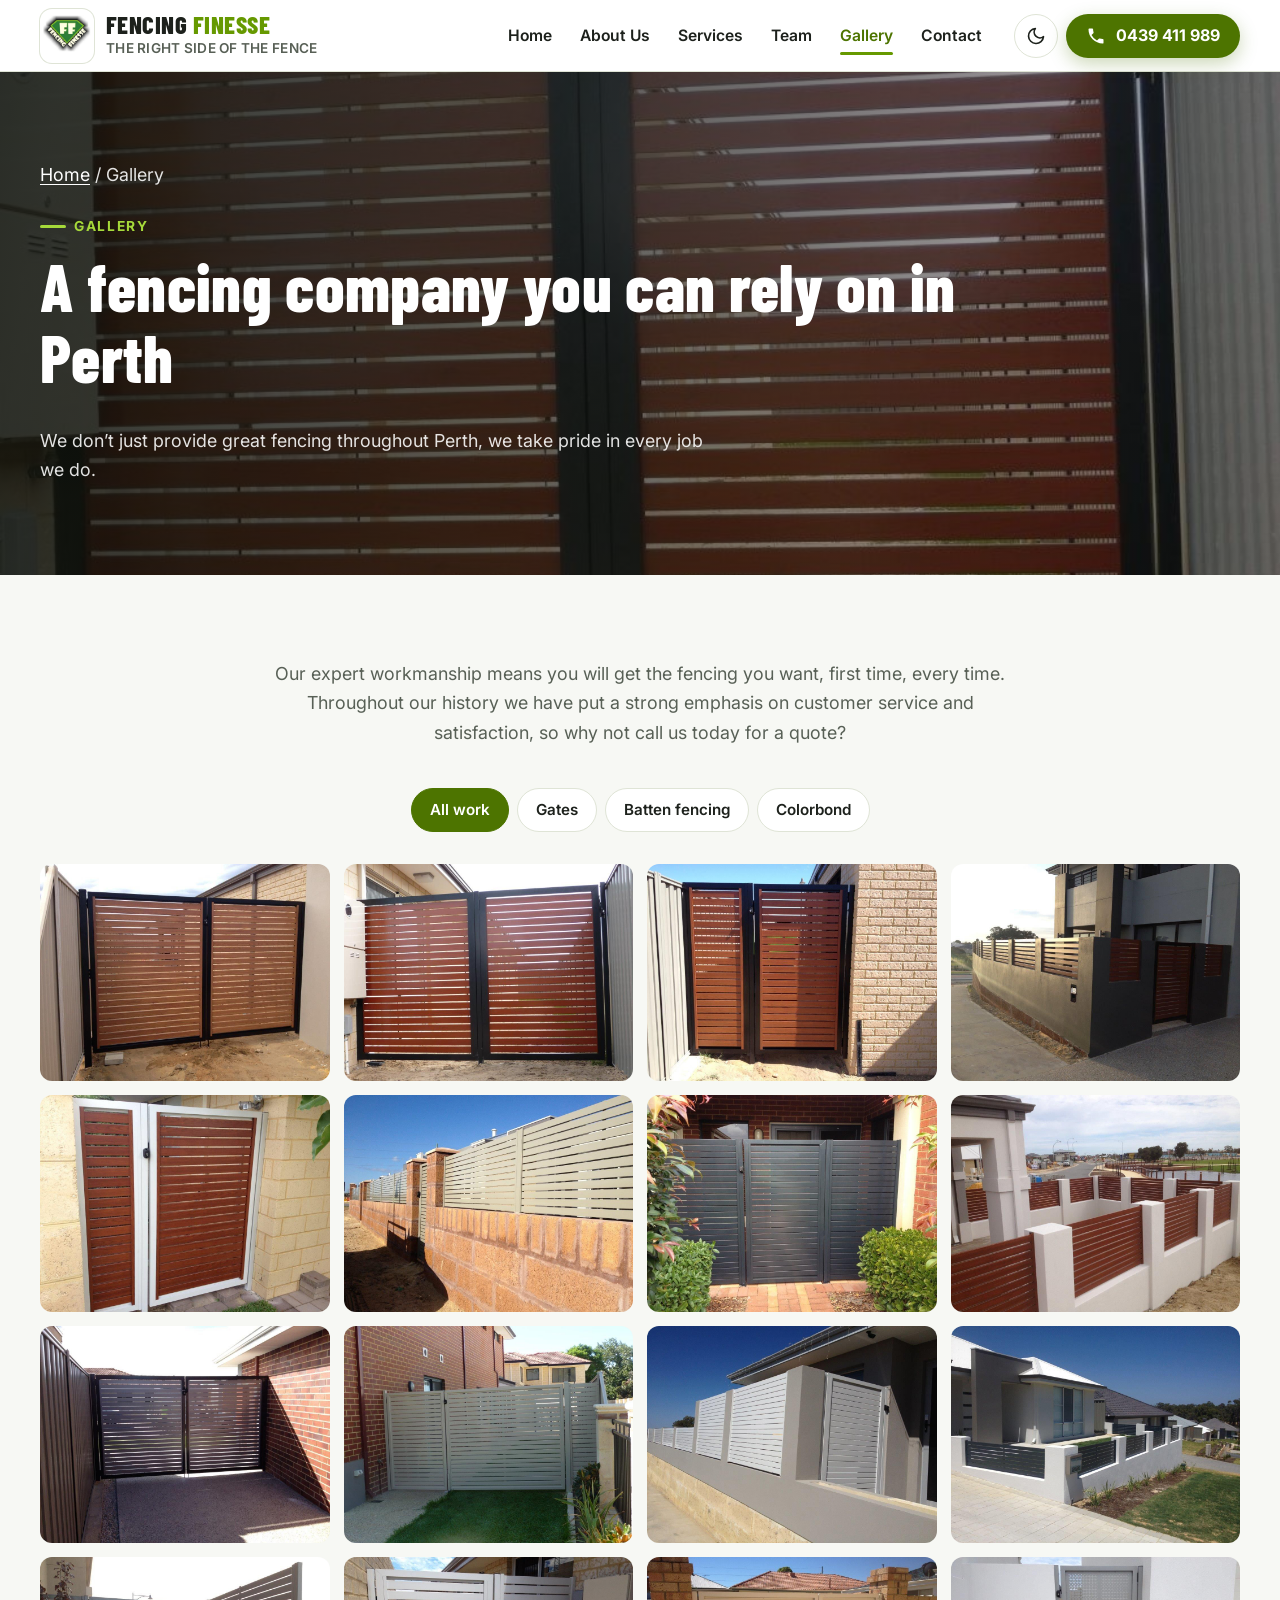
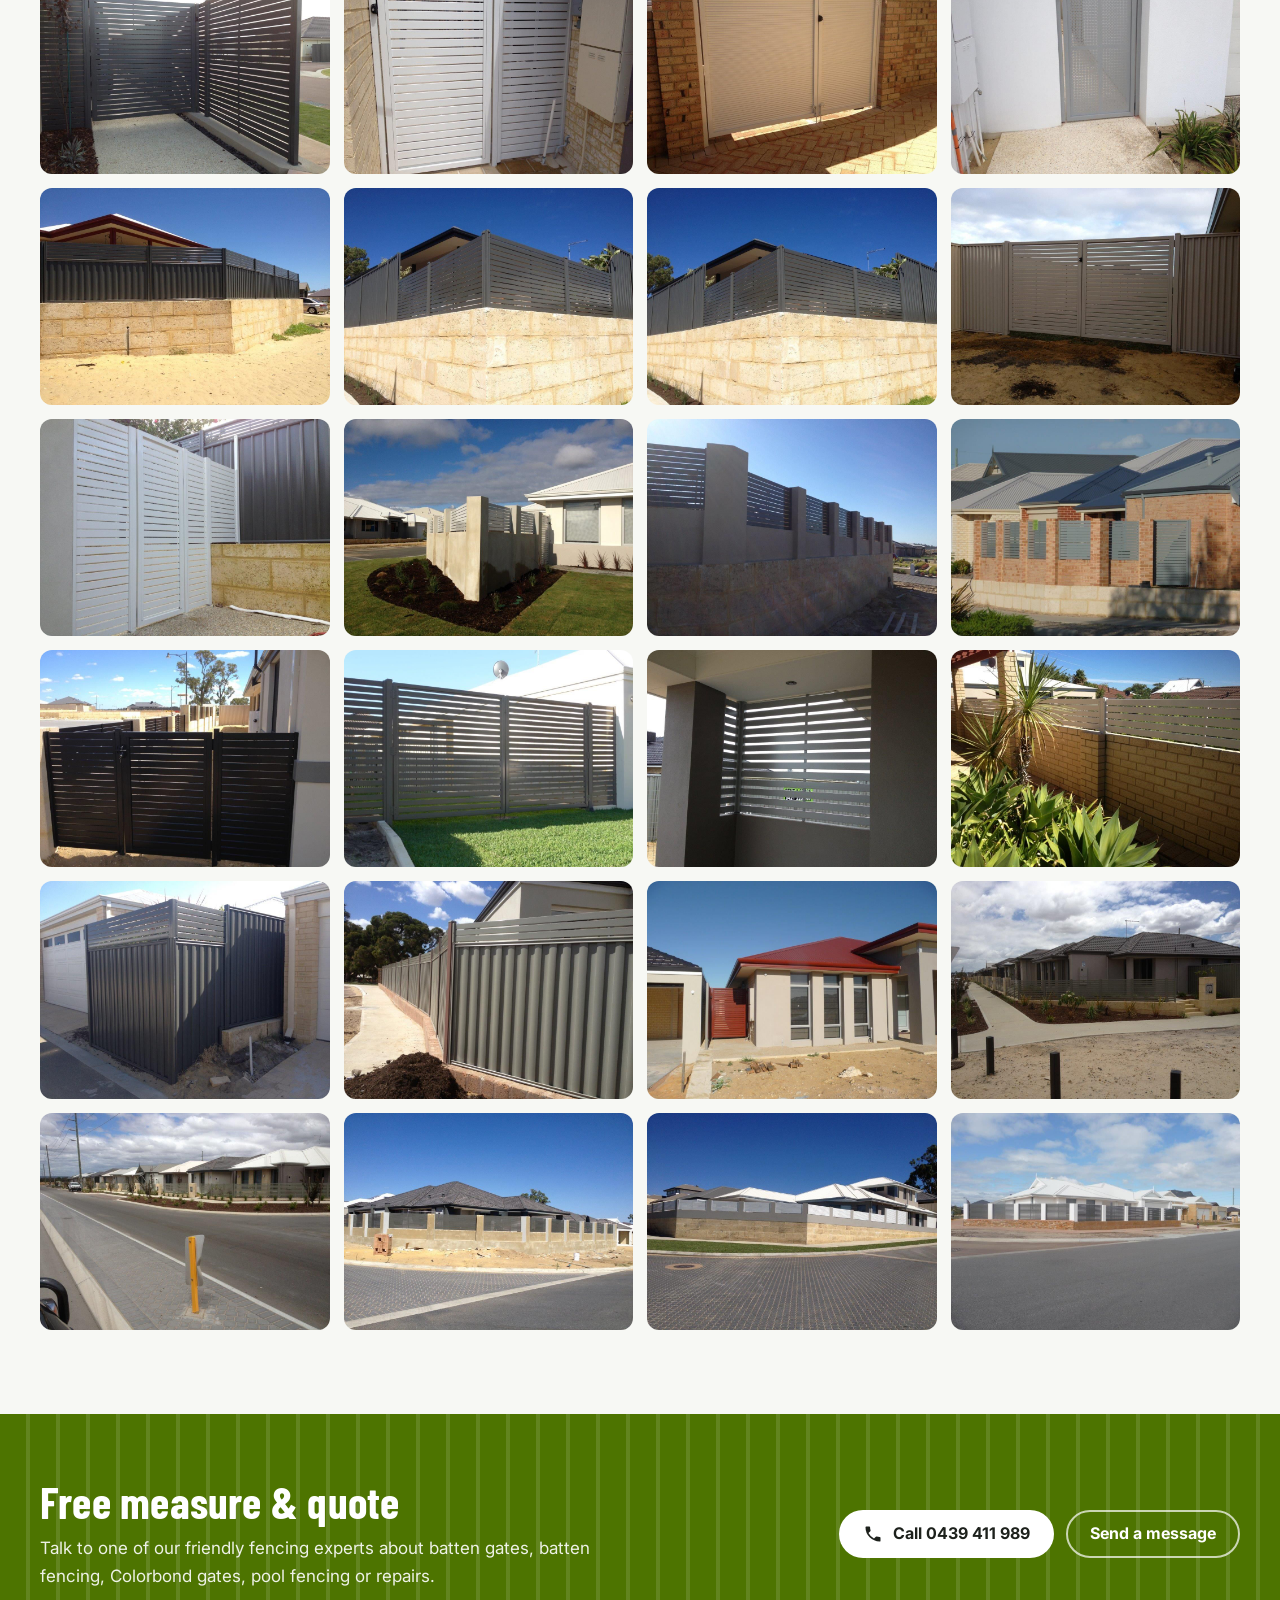
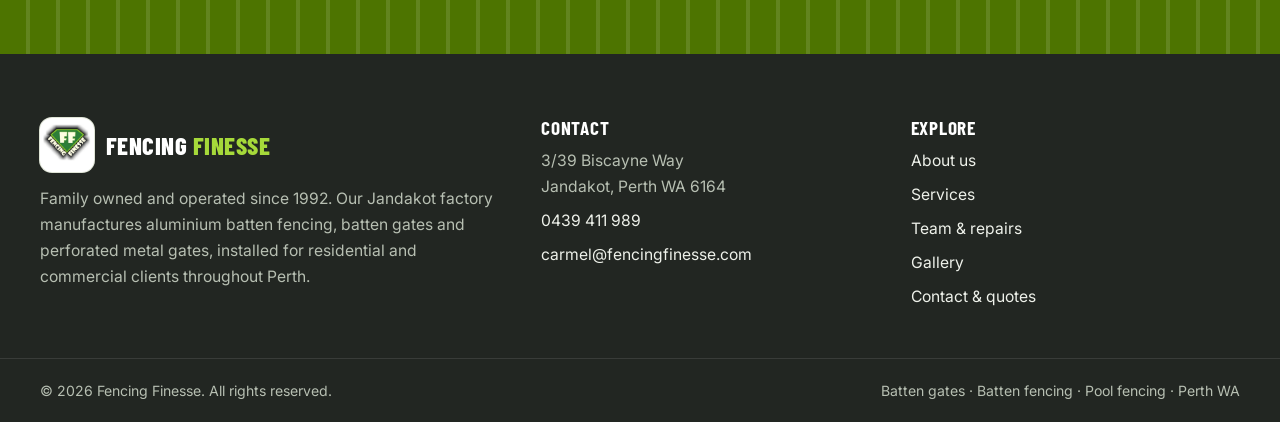
<file: gallery.html>
<!DOCTYPE html>
<html lang="en-AU">
<head>
  <meta charset="utf-8">
  <meta name="viewport" content="width=device-width, initial-scale=1">
  <meta name="robots" content="noindex">
  <title>Gallery | Batten Gates &amp; Fencing Perth | Fencing Finesse</title>
  <meta name="description" content="Photos of batten gates, batten fencing, Colorbond and perforated metal gates built and installed by Fencing Finesse across Perth.">
  <meta name="theme-color" content="#ffffff">
  <script>(function(d){d.className+=' js';var t;try{t=localStorage.getItem('ff-theme')}catch(e){}if(t!=='light'&&t!=='dark'){t=window.matchMedia&&matchMedia('(prefers-color-scheme: dark)').matches?'dark':'light'}d.setAttribute('data-theme',t)})(document.documentElement);</script>
  <link rel="icon" href="images/logo-badge.png">
  <link rel="preconnect" href="https://fonts.googleapis.com">
  <link rel="preconnect" href="https://fonts.gstatic.com" crossorigin>
  <link href="https://fonts.googleapis.com/css2?family=Barlow+Condensed:wght@700;800&family=Inter:wght@400;600;700;800&display=swap" rel="stylesheet">
  <link rel="stylesheet" href="css/style.css">
</head>
<body>
<a class="skip" href="#main">Skip to content</a>

<header class="site-header">
  <div class="container">
    <a class="brand" href="index.html" aria-label="Fencing Finesse home">
      <span class="brand-badge"><img src="images/logo-badge.png" alt="" width="136" height="120"></span>
      <span class="brand-text">
        <span class="brand-name">Fencing <span>Finesse</span></span>
        <span class="brand-tag">The right side of the fence</span>
      </span>
    </a>
    <nav class="nav" id="site-nav" aria-label="Main">
      <a href="index.html">Home</a>
      <a href="about.html">About Us</a>
      <a href="services.html">Services</a>
      <a href="team.html">Team</a>
      <a href="gallery.html" aria-current="page">Gallery</a>
      <a href="contact.html">Contact</a>
    </nav>
    <div class="header-actions">
      <button class="icon-btn theme-toggle" type="button" aria-label="Switch to dark mode" aria-pressed="false">
        <svg class="i-moon" viewBox="0 0 24 24" fill="none" stroke="currentColor" stroke-width="2" stroke-linecap="round" stroke-linejoin="round" aria-hidden="true"><path d="M21 12.8A9 9 0 1 1 11.2 3a7 7 0 0 0 9.8 9.8z"/></svg>
        <svg class="i-sun" viewBox="0 0 24 24" fill="none" stroke="currentColor" stroke-width="2" stroke-linecap="round" aria-hidden="true"><circle cx="12" cy="12" r="4"/><path d="M12 2v2M12 20v2M4.9 4.9l1.4 1.4M17.7 17.7l1.4 1.4M2 12h2M20 12h2M4.9 19.1l1.4-1.4M17.7 6.3l1.4-1.4"/></svg>
      </button>
      <a class="btn btn--brand call-btn" href="tel:+61439411989" aria-label="Call Fencing Finesse on 0439 411 989">
        <svg viewBox="0 0 24 24" fill="currentColor" aria-hidden="true"><path d="M6.6 10.8a15.1 15.1 0 0 0 6.6 6.6l2.2-2.2a1 1 0 0 1 1-.25 11.4 11.4 0 0 0 3.6.57 1 1 0 0 1 1 1V20a1 1 0 0 1-1 1A17 17 0 0 1 3 4a1 1 0 0 1 1-1h3.5a1 1 0 0 1 1 1c0 1.25.2 2.45.57 3.57a1 1 0 0 1-.25 1z"/></svg>
        <span class="call-label">0439 411 989</span>
      </a>
      <button class="menu-toggle" type="button" aria-controls="site-nav" aria-expanded="false" aria-label="Open menu"><span></span></button>
    </div>
  </div>
</header>

<main id="main">

<section class="page-hero">
  <img class="bg" src="images/job-32.jpg" alt="" width="1024" height="768">
  <div class="container">
    <p class="crumbs"><a href="index.html">Home</a> / Gallery</p>
    <span class="eyebrow">Gallery</span>
    <h1>A fencing company you can rely on in Perth</h1>
    <p>We don&rsquo;t just provide great fencing throughout Perth, we take pride in every job we do.</p>
  </div>
</section>

<section class="section">
  <div class="container">
    <div class="center section-head">
      <p class="lead">Our expert workmanship means you will get the fencing you want, first time, every time. Throughout our history we have put a strong emphasis on customer service and satisfaction, so why not call us today for a quote?</p>
    </div>
    <div class="filters" role="group" aria-label="Filter photos">
      <button class="filter" type="button" data-filter="all" aria-pressed="true">All work</button>
      <button class="filter" type="button" data-filter="gates" aria-pressed="false">Gates</button>
      <button class="filter" type="button" data-filter="batten" aria-pressed="false">Batten fencing</button>
      <button class="filter" type="button" data-filter="colorbond" aria-pressed="false">Colorbond</button>
    </div>
    <div class="gallery">
      <button class="g-item" type="button" data-cat="gates"><img src="images/job-20.jpg" alt="Timber-look batten double gates with black frame" width="1024" height="768" loading="lazy" decoding="async"><span class="cap">Timber-look batten double gates with black frame</span></button>
      <button class="g-item" type="button" data-cat="gates"><img src="images/job-32.jpg" alt="Timber-look batten double gates" width="1024" height="768" loading="lazy" decoding="async"><span class="cap">Timber-look batten double gates</span></button>
      <button class="g-item" type="button" data-cat="gates"><img src="images/job-23.jpg" alt="Timber-look batten double gates" width="1024" height="768" loading="lazy" decoding="async"><span class="cap">Timber-look batten double gates</span></button>
      <button class="g-item" type="button" data-cat="gates batten"><img src="images/job-11.jpg" alt="Batten infill with a matching timber-look gate" width="1024" height="768" loading="lazy" decoding="async"><span class="cap">Batten infill with a matching timber-look gate</span></button>
      <button class="g-item" type="button" data-cat="gates"><img src="images/job-24.jpg" alt="Timber-look batten gate with white frame" width="1024" height="768" loading="lazy" decoding="async"><span class="cap">Timber-look batten gate with white frame</span></button>
      <button class="g-item" type="button" data-cat="batten"><img src="images/job-17.jpg" alt="Batten fence infill on a feature brick wall" width="1024" height="768" loading="lazy" decoding="async"><span class="cap">Batten fence infill on a feature brick wall</span></button>
      <button class="g-item" type="button" data-cat="gates"><img src="images/job-16.jpg" alt="Charcoal batten side gate" width="1024" height="768" loading="lazy" decoding="async"><span class="cap">Charcoal batten side gate</span></button>
      <button class="g-item" type="button" data-cat="batten"><img src="images/job-09.jpg" alt="Timber-look batten infill between rendered piers" width="1024" height="768" loading="lazy" decoding="async"><span class="cap">Timber-look batten infill between rendered piers</span></button>
      <button class="g-item" type="button" data-cat="gates"><img src="images/job-27.jpg" alt="Charcoal batten double gates" width="1024" height="768" loading="lazy" decoding="async"><span class="cap">Charcoal batten double gates</span></button>
      <button class="g-item" type="button" data-cat="gates"><img src="images/job-13.jpg" alt="Grey batten gate beside a brick home" width="1024" height="768" loading="lazy" decoding="async"><span class="cap">Grey batten gate beside a brick home</span></button>
      <button class="g-item" type="button" data-cat="gates batten"><img src="images/job-30.jpg" alt="Batten front fence and pedestrian gate" width="1024" height="768" loading="lazy" decoding="async"><span class="cap">Batten front fence and pedestrian gate</span></button>
      <button class="g-item" type="button" data-cat="batten"><img src="images/job-21.jpg" alt="Front fence with charcoal batten infill" width="1024" height="768" loading="lazy" decoding="async"><span class="cap">Front fence with charcoal batten infill</span></button>
      <button class="g-item" type="button" data-cat="gates"><img src="images/job-03.jpg" alt="Slatted aluminium screen and gate" width="1024" height="768" loading="lazy" decoding="async"><span class="cap">Slatted aluminium screen and gate</span></button>
      <button class="g-item" type="button" data-cat="gates"><img src="images/job-28.jpg" alt="Pale grey batten side gates" width="1024" height="768" loading="lazy" decoding="async"><span class="cap">Pale grey batten side gates</span></button>
      <button class="g-item" type="button" data-cat="gates"><img src="images/job-10.jpg" alt="Perforated metal double gate" width="1024" height="768" loading="lazy" decoding="async"><span class="cap">Perforated metal double gate</span></button>
      <button class="g-item" type="button" data-cat="gates"><img src="images/job-25.jpg" alt="Perforated metal side gate" width="1024" height="768" loading="lazy" decoding="async"><span class="cap">Perforated metal side gate</span></button>
      <button class="g-item" type="button" data-cat="batten"><img src="images/job-05.jpg" alt="Batten infill above a limestone retaining wall" width="1024" height="768" loading="lazy" decoding="async"><span class="cap">Batten infill above a limestone retaining wall</span></button>
      <button class="g-item" type="button" data-cat="batten"><img src="images/job-34.jpg" alt="Charcoal batten fencing on limestone" width="1024" height="768" loading="lazy" decoding="async"><span class="cap">Charcoal batten fencing on limestone</span></button>
      <button class="g-item" type="button" data-cat="batten"><img src="images/job-07.jpg" alt="Charcoal batten fencing on limestone" width="1024" height="768" loading="lazy" decoding="async"><span class="cap">Charcoal batten fencing on limestone</span></button>
      <button class="g-item" type="button" data-cat="gates"><img src="images/job-15.jpg" alt="Batten double gate in a Colorbond fence" width="1024" height="768" loading="lazy" decoding="async"><span class="cap">Batten double gate in a Colorbond fence</span></button>
      <button class="g-item" type="button" data-cat="gates"><img src="images/job-08.jpg" alt="Light grey slatted batten gate" width="1024" height="768" loading="lazy" decoding="async"><span class="cap">Light grey slatted batten gate</span></button>
      <button class="g-item" type="button" data-cat="batten"><img src="images/job-18.jpg" alt="Batten infill between rendered piers" width="1024" height="768" loading="lazy" decoding="async"><span class="cap">Batten infill between rendered piers</span></button>
      <button class="g-item" type="button" data-cat="batten"><img src="images/job-19.jpg" alt="Batten panels between rendered piers" width="1024" height="768" loading="lazy" decoding="async"><span class="cap">Batten panels between rendered piers</span></button>
      <button class="g-item" type="button" data-cat="batten"><img src="images/job-35.jpg" alt="Batten panels between brick piers" width="1024" height="768" loading="lazy" decoding="async"><span class="cap">Batten panels between brick piers</span></button>
      <button class="g-item" type="button" data-cat="gates batten"><img src="images/job-26.jpg" alt="Black batten fencing and gates" width="1024" height="768" loading="lazy" decoding="async"><span class="cap">Black batten fencing and gates</span></button>
      <button class="g-item" type="button" data-cat="batten"><img src="images/job-33.jpg" alt="Grey batten privacy screen" width="1024" height="768" loading="lazy" decoding="async"><span class="cap">Grey batten privacy screen</span></button>
      <button class="g-item" type="button" data-cat="batten"><img src="images/job-04.jpg" alt="Horizontal batten screen between piers" width="1024" height="768" loading="lazy" decoding="async"><span class="cap">Horizontal batten screen between piers</span></button>
      <button class="g-item" type="button" data-cat="batten"><img src="images/job-06.jpg" alt="Batten fence extension above a garden wall" width="1024" height="768" loading="lazy" decoding="async"><span class="cap">Batten fence extension above a garden wall</span></button>
      <button class="g-item" type="button" data-cat="colorbond"><img src="images/job-22.jpg" alt="Colorbond fence with batten extension" width="1024" height="768" loading="lazy" decoding="async"><span class="cap">Colorbond fence with batten extension</span></button>
      <button class="g-item" type="button" data-cat="colorbond"><img src="images/job-02.jpg" alt="Colorbond boundary fence on a retaining wall" width="1024" height="768" loading="lazy" decoding="async"><span class="cap">Colorbond boundary fence on a retaining wall</span></button>
      <button class="g-item" type="button" data-cat="gates"><img src="images/job-01.jpg" alt="New home with a timber-look batten side gate" width="1024" height="768" loading="lazy" decoding="async"><span class="cap">New home with a timber-look batten side gate</span></button>
      <button class="g-item" type="button" data-cat="batten"><img src="images/job-12.jpg" alt="Front batten fencing across a new estate" width="1024" height="768" loading="lazy" decoding="async"><span class="cap">Front batten fencing across a new estate</span></button>
      <button class="g-item" type="button" data-cat="batten"><img src="images/job-14.jpg" alt="Estate frontage batten fencing" width="1024" height="768" loading="lazy" decoding="async"><span class="cap">Estate frontage batten fencing</span></button>
      <button class="g-item" type="button" data-cat="batten"><img src="images/job-29.jpg" alt="Batten infill along an estate frontage" width="1024" height="768" loading="lazy" decoding="async"><span class="cap">Batten infill along an estate frontage</span></button>
      <button class="g-item" type="button" data-cat="batten"><img src="images/job-31.jpg" alt="Estate boundary fencing" width="1024" height="768" loading="lazy" decoding="async"><span class="cap">Estate boundary fencing</span></button>
      <button class="g-item" type="button" data-cat="batten"><img src="images/job-36.jpg" alt="Estate frontage fencing" width="1024" height="768" loading="lazy" decoding="async"><span class="cap">Estate frontage fencing</span></button>
    </div>
  </div>
</section>

<section class="cta-band">
  <div class="container">
    <div>
      <h2>Free measure &amp; quote</h2>
      <p>Talk to one of our friendly fencing experts about batten gates, batten fencing, Colorbond gates, pool fencing or repairs.</p>
    </div>
    <div class="cta-actions">
      <a class="btn btn--light" href="tel:+61439411989"><svg viewBox="0 0 24 24" fill="currentColor" aria-hidden="true"><path d="M6.6 10.8a15.1 15.1 0 0 0 6.6 6.6l2.2-2.2a1 1 0 0 1 1-.25 11.4 11.4 0 0 0 3.6.57 1 1 0 0 1 1 1V20a1 1 0 0 1-1 1A17 17 0 0 1 3 4a1 1 0 0 1 1-1h3.5a1 1 0 0 1 1 1c0 1.25.2 2.45.57 3.57a1 1 0 0 1-.25 1z"/></svg> Call 0439 411 989</a>
      <a class="btn btn--outline-light" href="contact.html">Send a message</a>
    </div>
  </div>
</section>
</main>

<footer class="site-footer">
  <div class="container cols">
    <div>
      <div class="footer-brand">
        <span class="brand-badge"><img src="images/logo-badge.png" alt="" width="136" height="120" loading="lazy" decoding="async"></span>
        <span class="brand-name">Fencing <span>Finesse</span></span>
      </div>
      <p>Family owned and operated since 1992. Our Jandakot factory manufactures aluminium batten fencing, batten gates and perforated metal gates, installed for residential and commercial clients throughout Perth.</p>
    </div>
    <div>
      <h3>Contact</h3>
      <ul>
        <li>3/39 Biscayne Way<br>Jandakot, Perth WA 6164</li>
        <li><a href="tel:+61439411989">0439 411 989</a></li>
        <li><a href="mailto:carmel@fencingfinesse.com">carmel@fencingfinesse.com</a></li>
      </ul>
    </div>
    <div>
      <h3>Explore</h3>
      <ul>
        <li><a href="about.html">About us</a></li>
        <li><a href="services.html">Services</a></li>
        <li><a href="team.html">Team &amp; repairs</a></li>
        <li><a href="gallery.html">Gallery</a></li>
        <li><a href="contact.html">Contact &amp; quotes</a></li>
      </ul>
    </div>
  </div>
  <div class="footer-bottom">
    <div class="container">
      <span>&copy; <span id="year">2026</span> Fencing Finesse. All rights reserved.</span>
      <span>Batten gates &middot; Batten fencing &middot; Pool fencing &middot; Perth WA</span>
    </div>
  </div>
</footer>

<a class="mobile-call" href="tel:+61439411989"><svg viewBox="0 0 24 24" fill="currentColor" aria-hidden="true"><path d="M6.6 10.8a15.1 15.1 0 0 0 6.6 6.6l2.2-2.2a1 1 0 0 1 1-.25 11.4 11.4 0 0 0 3.6.57 1 1 0 0 1 1 1V20a1 1 0 0 1-1 1A17 17 0 0 1 3 4a1 1 0 0 1 1-1h3.5a1 1 0 0 1 1 1c0 1.25.2 2.45.57 3.57a1 1 0 0 1-.25 1z"/></svg> Call 0439 411 989</a>

<script src="js/main.js"></script>
</body>
</html>
</file>
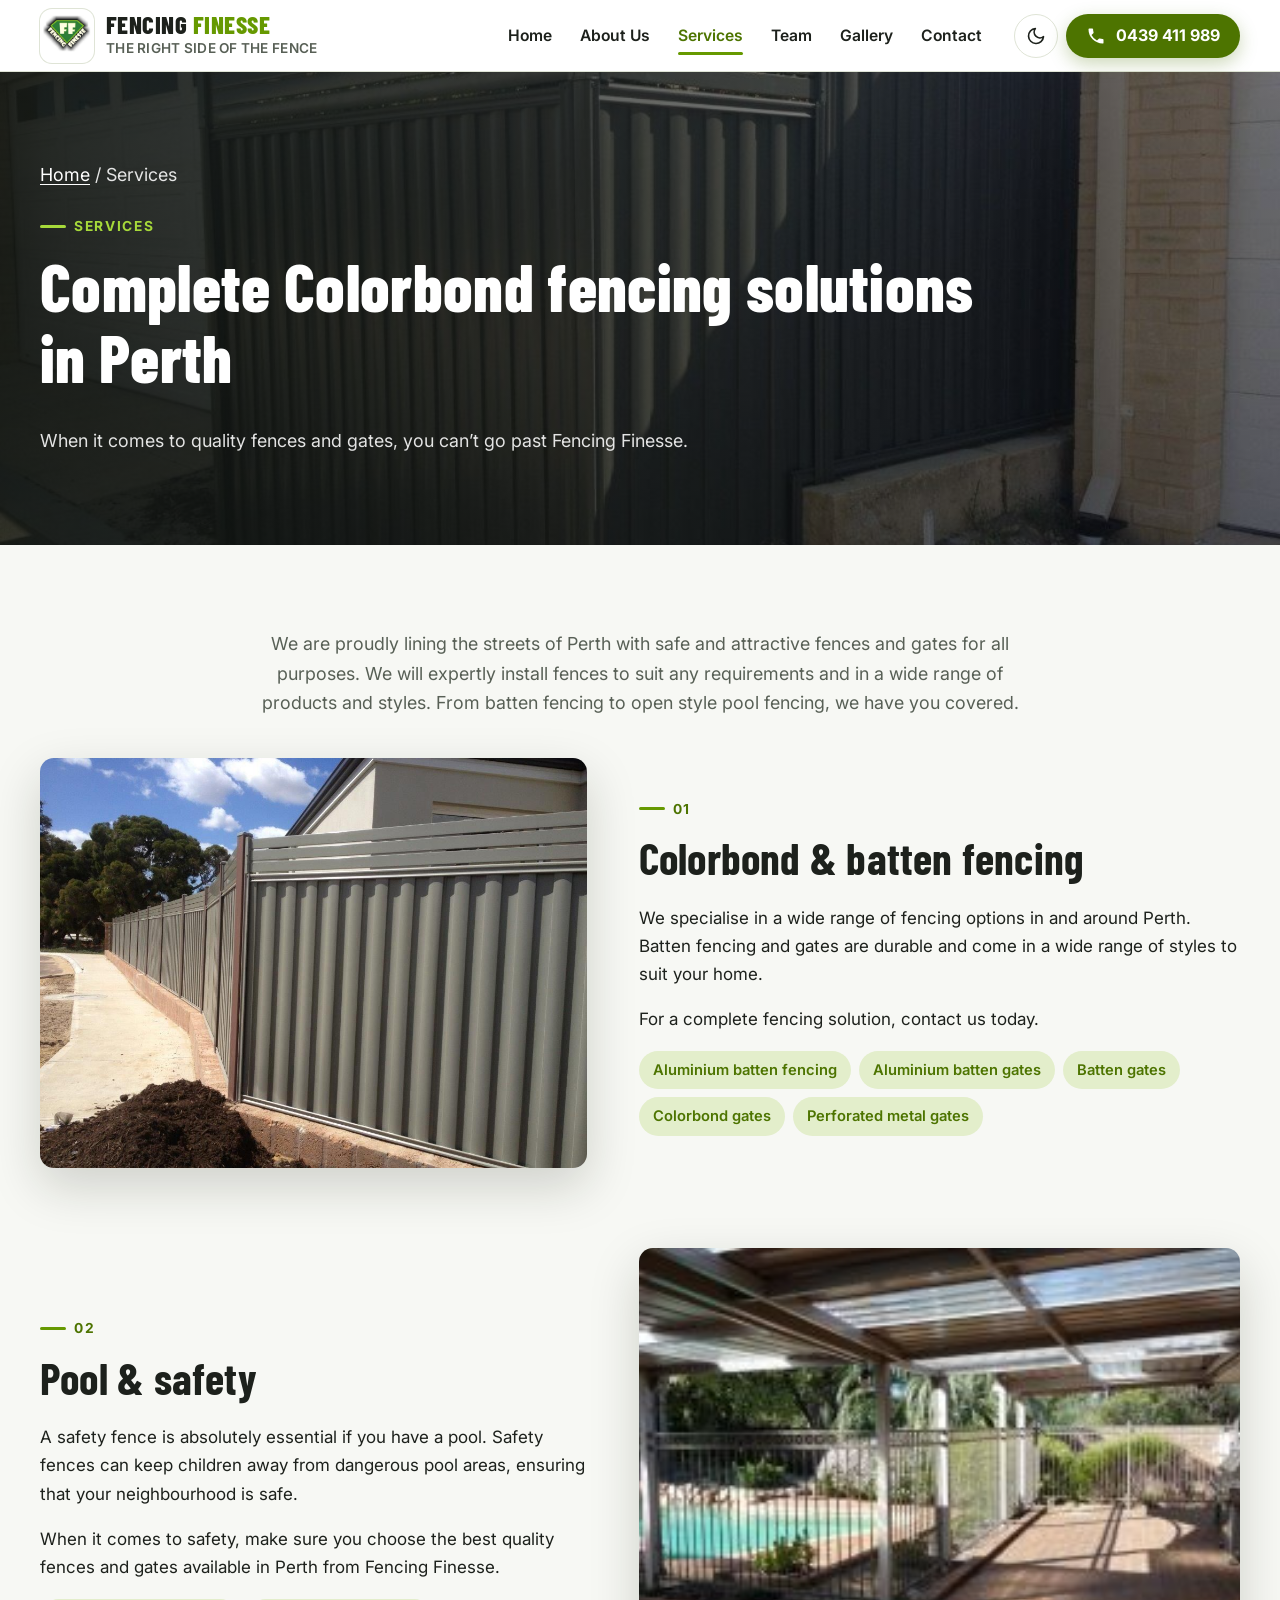
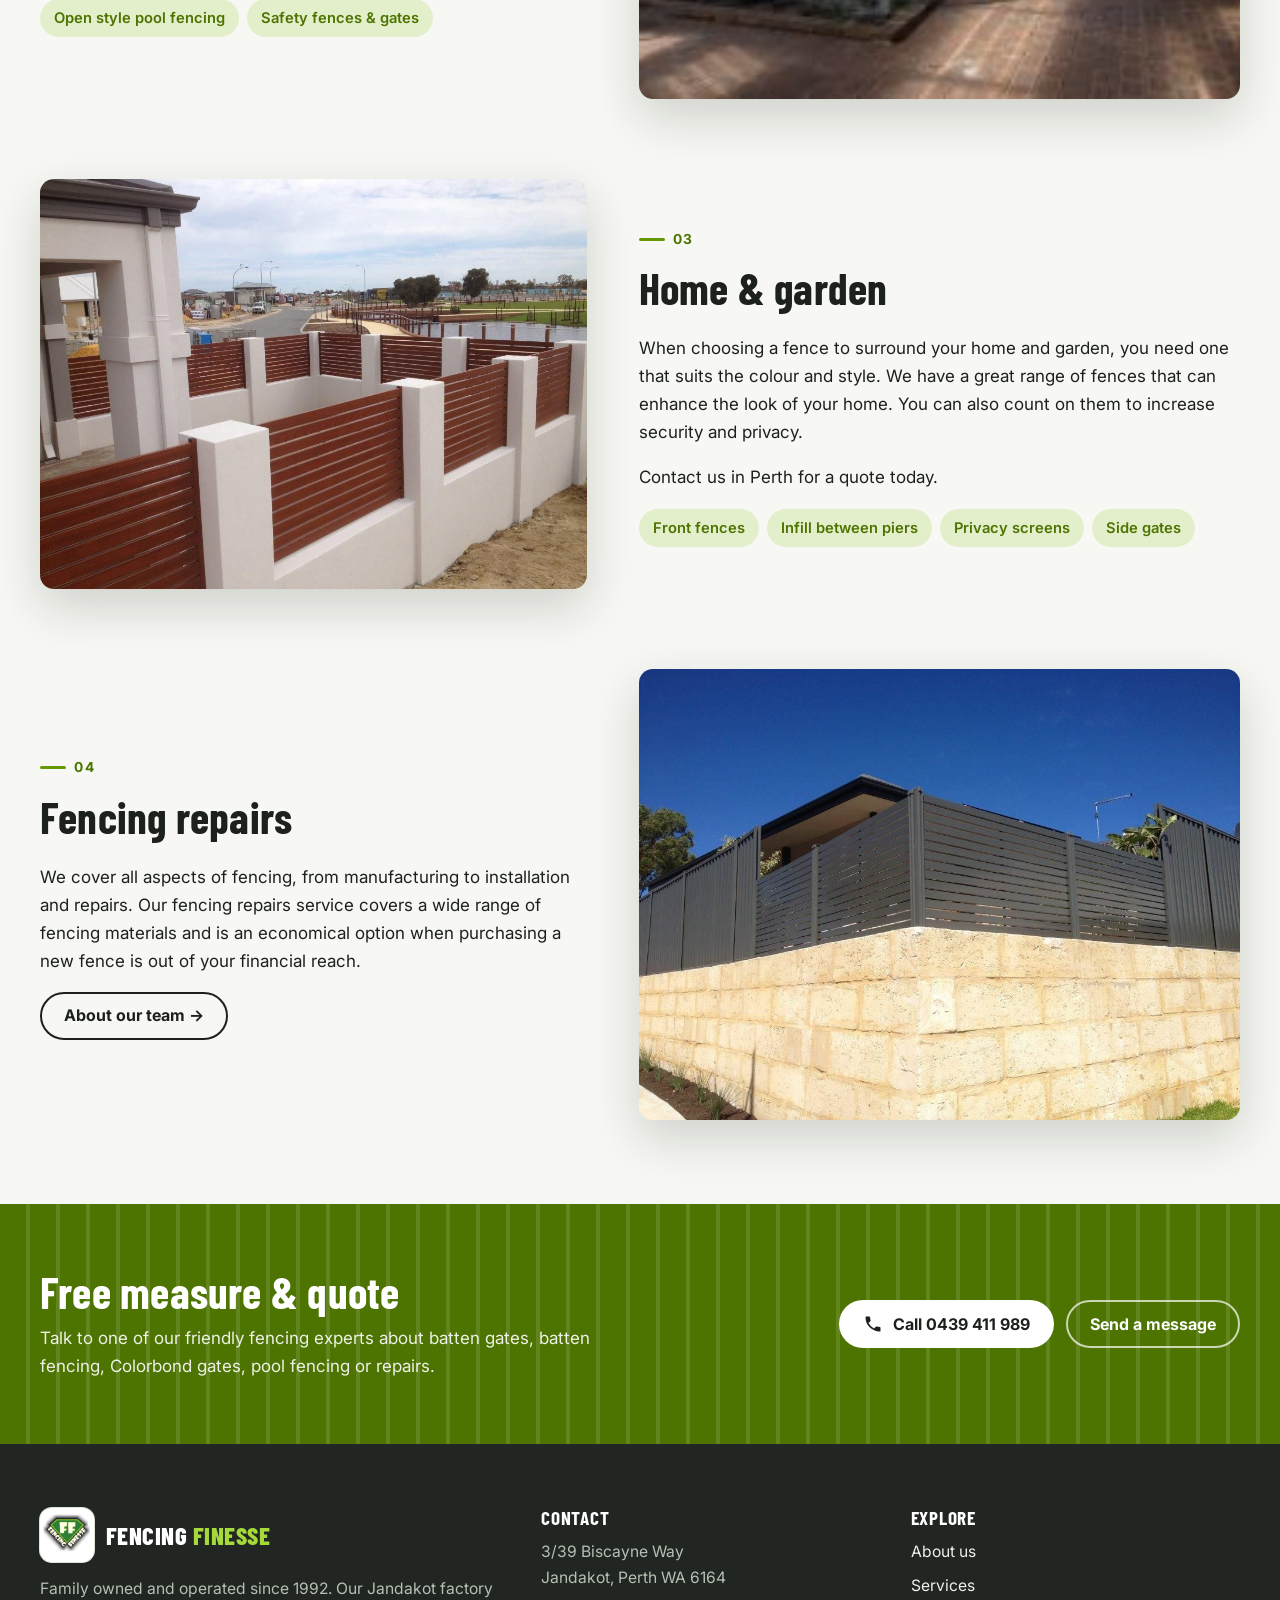
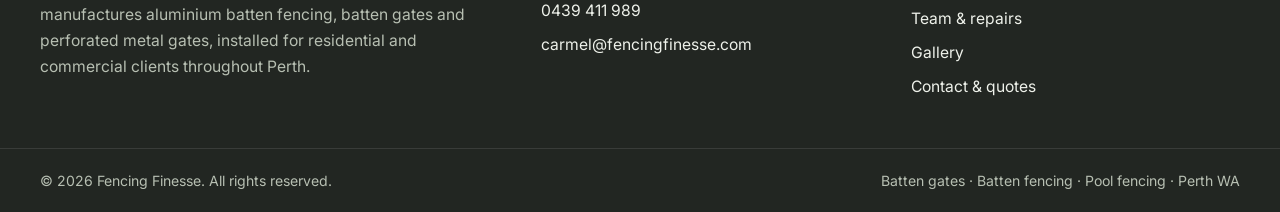
<file: services.html>
<!DOCTYPE html>
<html lang="en-AU">
<head>
  <meta charset="utf-8">
  <meta name="viewport" content="width=device-width, initial-scale=1">
  <meta name="robots" content="noindex">
  <title>Services | Colorbond, Batten &amp; Pool Fencing Perth | Fencing Finesse</title>
  <meta name="description" content="Colorbond fencing, batten fencing and gates, open style pool fencing and home and garden fencing installed throughout Perth by Fencing Finesse.">
  <meta name="theme-color" content="#ffffff">
  <script>(function(d){d.className+=' js';var t;try{t=localStorage.getItem('ff-theme')}catch(e){}if(t!=='light'&&t!=='dark'){t=window.matchMedia&&matchMedia('(prefers-color-scheme: dark)').matches?'dark':'light'}d.setAttribute('data-theme',t)})(document.documentElement);</script>
  <link rel="icon" href="images/logo-badge.png">
  <link rel="preconnect" href="https://fonts.googleapis.com">
  <link rel="preconnect" href="https://fonts.gstatic.com" crossorigin>
  <link href="https://fonts.googleapis.com/css2?family=Barlow+Condensed:wght@700;800&family=Inter:wght@400;600;700;800&display=swap" rel="stylesheet">
  <link rel="stylesheet" href="css/style.css">
</head>
<body>
<a class="skip" href="#main">Skip to content</a>

<header class="site-header">
  <div class="container">
    <a class="brand" href="index.html" aria-label="Fencing Finesse home">
      <span class="brand-badge"><img src="images/logo-badge.png" alt="" width="136" height="120"></span>
      <span class="brand-text">
        <span class="brand-name">Fencing <span>Finesse</span></span>
        <span class="brand-tag">The right side of the fence</span>
      </span>
    </a>
    <nav class="nav" id="site-nav" aria-label="Main">
      <a href="index.html">Home</a>
      <a href="about.html">About Us</a>
      <a href="services.html" aria-current="page">Services</a>
      <a href="team.html">Team</a>
      <a href="gallery.html">Gallery</a>
      <a href="contact.html">Contact</a>
    </nav>
    <div class="header-actions">
      <button class="icon-btn theme-toggle" type="button" aria-label="Switch to dark mode" aria-pressed="false">
        <svg class="i-moon" viewBox="0 0 24 24" fill="none" stroke="currentColor" stroke-width="2" stroke-linecap="round" stroke-linejoin="round" aria-hidden="true"><path d="M21 12.8A9 9 0 1 1 11.2 3a7 7 0 0 0 9.8 9.8z"/></svg>
        <svg class="i-sun" viewBox="0 0 24 24" fill="none" stroke="currentColor" stroke-width="2" stroke-linecap="round" aria-hidden="true"><circle cx="12" cy="12" r="4"/><path d="M12 2v2M12 20v2M4.9 4.9l1.4 1.4M17.7 17.7l1.4 1.4M2 12h2M20 12h2M4.9 19.1l1.4-1.4M17.7 6.3l1.4-1.4"/></svg>
      </button>
      <a class="btn btn--brand call-btn" href="tel:+61439411989" aria-label="Call Fencing Finesse on 0439 411 989">
        <svg viewBox="0 0 24 24" fill="currentColor" aria-hidden="true"><path d="M6.6 10.8a15.1 15.1 0 0 0 6.6 6.6l2.2-2.2a1 1 0 0 1 1-.25 11.4 11.4 0 0 0 3.6.57 1 1 0 0 1 1 1V20a1 1 0 0 1-1 1A17 17 0 0 1 3 4a1 1 0 0 1 1-1h3.5a1 1 0 0 1 1 1c0 1.25.2 2.45.57 3.57a1 1 0 0 1-.25 1z"/></svg>
        <span class="call-label">0439 411 989</span>
      </a>
      <button class="menu-toggle" type="button" aria-controls="site-nav" aria-expanded="false" aria-label="Open menu"><span></span></button>
    </div>
  </div>
</header>

<main id="main">

<section class="page-hero">
  <img class="bg" src="images/job-22.jpg" alt="" width="1024" height="768">
  <div class="container">
    <p class="crumbs"><a href="index.html">Home</a> / Services</p>
    <span class="eyebrow">Services</span>
    <h1>Complete Colorbond fencing solutions in Perth</h1>
    <p>When it comes to quality fences and gates, you can&rsquo;t go past Fencing Finesse.</p>
  </div>
</section>

<section class="section">
  <div class="container">
    <div class="center section-head">
      <p class="lead">We are proudly lining the streets of Perth with safe and attractive fences and gates for all purposes. We will expertly install fences to suit any requirements and in a wide range of products and styles. From batten fencing to open style pool fencing, we have you covered.</p>
    </div>

    <div class="svc-list">
      <div class="svc" id="colorbond">
        <div class="svc-media zoom"><img src="images/job-02.jpg" alt="Colorbond boundary fence on a retaining wall" width="1024" height="768" loading="lazy" decoding="async"></div>
        <div>
          <span class="eyebrow">01</span>
          <h2>Colorbond &amp; batten fencing</h2>
          <p>We specialise in a wide range of fencing options in and around Perth. Batten fencing and gates are durable and come in a wide range of styles to suit your home.</p>
          <p>For a complete fencing solution, contact us today.</p>
          <ul class="tag-list">
            <li>Aluminium batten fencing</li><li>Aluminium batten gates</li><li>Batten gates</li><li>Colorbond gates</li><li>Perforated metal gates</li>
          </ul>
        </div>
      </div>

      <div class="svc" id="pool">
        <div class="svc-media zoom"><img src="images/svc-pool.jpg" alt="Open style pool fencing" width="281" height="186" loading="lazy" decoding="async"></div>
        <div>
          <span class="eyebrow">02</span>
          <h2>Pool &amp; safety</h2>
          <p>A safety fence is absolutely essential if you have a pool. Safety fences can keep children away from dangerous pool areas, ensuring that your neighbourhood is safe.</p>
          <p>When it comes to safety, make sure you choose the best quality fences and gates available in Perth from Fencing Finesse.</p>
          <ul class="tag-list"><li>Open style pool fencing</li><li>Safety fences &amp; gates</li></ul>
        </div>
      </div>

      <div class="svc" id="home-garden">
        <div class="svc-media zoom"><img src="images/job-09.jpg" alt="Timber-look batten infill between rendered piers" width="1024" height="768" loading="lazy" decoding="async"></div>
        <div>
          <span class="eyebrow">03</span>
          <h2>Home &amp; garden</h2>
          <p>When choosing a fence to surround your home and garden, you need one that suits the colour and style. We have a great range of fences that can enhance the look of your home. You can also count on them to increase security and privacy.</p>
          <p>Contact us in Perth for a quote today.</p>
          <ul class="tag-list"><li>Front fences</li><li>Infill between piers</li><li>Privacy screens</li><li>Side gates</li></ul>
        </div>
      </div>

      <div class="svc" id="repairs">
        <div class="svc-media zoom"><img src="images/job-07.jpg" alt="Charcoal batten fencing on limestone" width="1024" height="768" loading="lazy" decoding="async"></div>
        <div>
          <span class="eyebrow">04</span>
          <h2>Fencing repairs</h2>
          <p>We cover all aspects of fencing, from manufacturing to installation and repairs. Our fencing repairs service covers a wide range of fencing materials and is an economical option when purchasing a new fence is out of your financial reach.</p>
          <a class="btn btn--ghost" href="team.html">About our team &rarr;</a>
        </div>
      </div>
    </div>
  </div>
</section>

<section class="cta-band">
  <div class="container">
    <div>
      <h2>Free measure &amp; quote</h2>
      <p>Talk to one of our friendly fencing experts about batten gates, batten fencing, Colorbond gates, pool fencing or repairs.</p>
    </div>
    <div class="cta-actions">
      <a class="btn btn--light" href="tel:+61439411989"><svg viewBox="0 0 24 24" fill="currentColor" aria-hidden="true"><path d="M6.6 10.8a15.1 15.1 0 0 0 6.6 6.6l2.2-2.2a1 1 0 0 1 1-.25 11.4 11.4 0 0 0 3.6.57 1 1 0 0 1 1 1V20a1 1 0 0 1-1 1A17 17 0 0 1 3 4a1 1 0 0 1 1-1h3.5a1 1 0 0 1 1 1c0 1.25.2 2.45.57 3.57a1 1 0 0 1-.25 1z"/></svg> Call 0439 411 989</a>
      <a class="btn btn--outline-light" href="contact.html">Send a message</a>
    </div>
  </div>
</section>
</main>

<footer class="site-footer">
  <div class="container cols">
    <div>
      <div class="footer-brand">
        <span class="brand-badge"><img src="images/logo-badge.png" alt="" width="136" height="120" loading="lazy" decoding="async"></span>
        <span class="brand-name">Fencing <span>Finesse</span></span>
      </div>
      <p>Family owned and operated since 1992. Our Jandakot factory manufactures aluminium batten fencing, batten gates and perforated metal gates, installed for residential and commercial clients throughout Perth.</p>
    </div>
    <div>
      <h3>Contact</h3>
      <ul>
        <li>3/39 Biscayne Way<br>Jandakot, Perth WA 6164</li>
        <li><a href="tel:+61439411989">0439 411 989</a></li>
        <li><a href="mailto:carmel@fencingfinesse.com">carmel@fencingfinesse.com</a></li>
      </ul>
    </div>
    <div>
      <h3>Explore</h3>
      <ul>
        <li><a href="about.html">About us</a></li>
        <li><a href="services.html">Services</a></li>
        <li><a href="team.html">Team &amp; repairs</a></li>
        <li><a href="gallery.html">Gallery</a></li>
        <li><a href="contact.html">Contact &amp; quotes</a></li>
      </ul>
    </div>
  </div>
  <div class="footer-bottom">
    <div class="container">
      <span>&copy; <span id="year">2026</span> Fencing Finesse. All rights reserved.</span>
      <span>Batten gates &middot; Batten fencing &middot; Pool fencing &middot; Perth WA</span>
    </div>
  </div>
</footer>

<a class="mobile-call" href="tel:+61439411989"><svg viewBox="0 0 24 24" fill="currentColor" aria-hidden="true"><path d="M6.6 10.8a15.1 15.1 0 0 0 6.6 6.6l2.2-2.2a1 1 0 0 1 1-.25 11.4 11.4 0 0 0 3.6.57 1 1 0 0 1 1 1V20a1 1 0 0 1-1 1A17 17 0 0 1 3 4a1 1 0 0 1 1-1h3.5a1 1 0 0 1 1 1c0 1.25.2 2.45.57 3.57a1 1 0 0 1-.25 1z"/></svg> Call 0439 411 989</a>

<script src="js/main.js"></script>
</body>
</html>
</file>
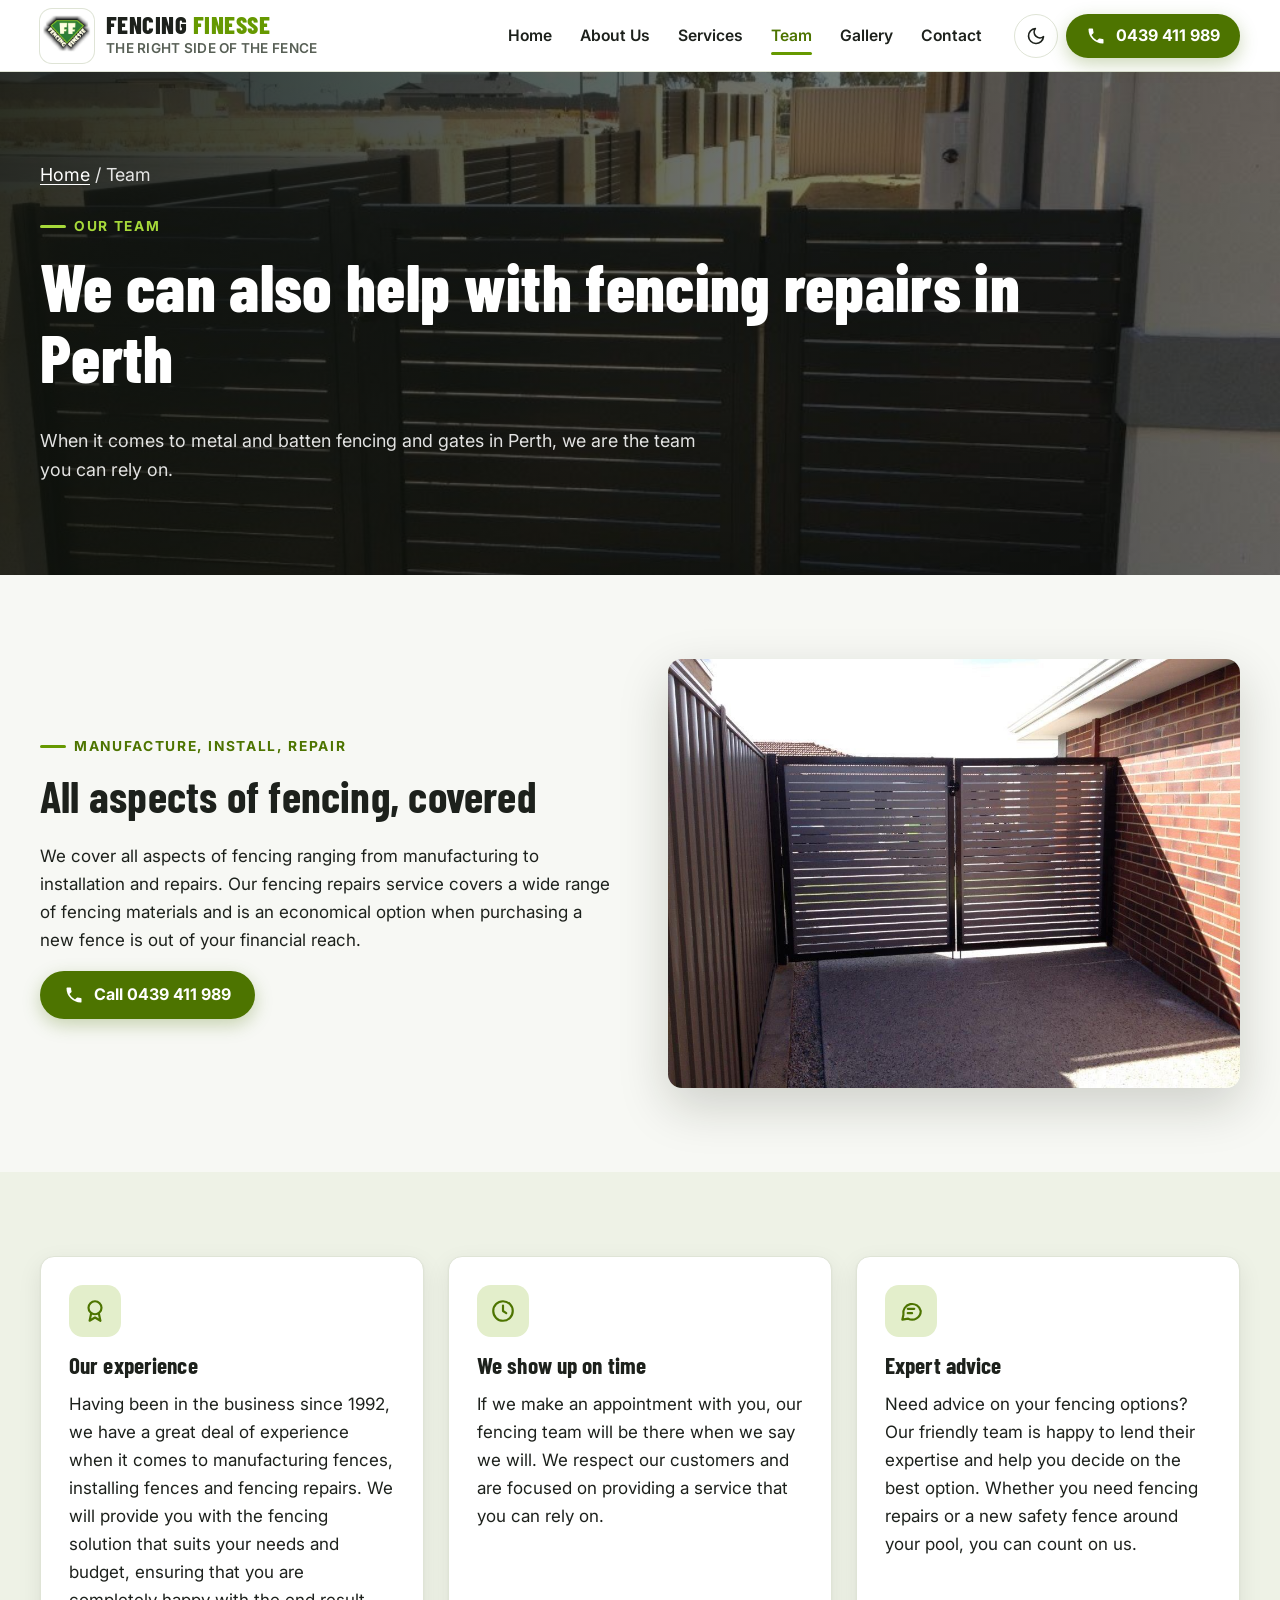
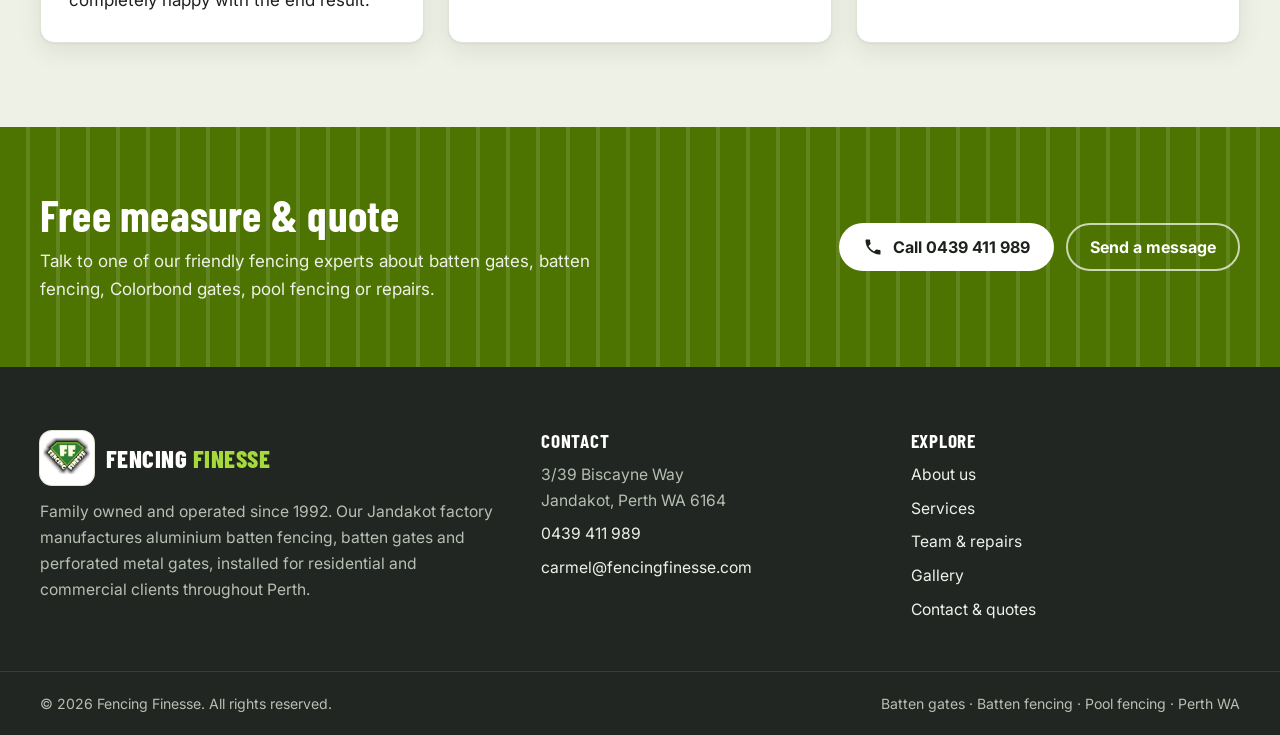
<file: team.html>
<!DOCTYPE html>
<html lang="en-AU">
<head>
  <meta charset="utf-8">
  <meta name="viewport" content="width=device-width, initial-scale=1">
  <meta name="robots" content="noindex">
  <title>Our Team &amp; Fencing Repairs Perth | Fencing Finesse</title>
  <meta name="description" content="Fencing Finesse covers all aspects of metal and batten fencing in Perth, from manufacturing to installation and fencing repairs. In the business since 1992.">
  <meta name="theme-color" content="#ffffff">
  <script>(function(d){d.className+=' js';var t;try{t=localStorage.getItem('ff-theme')}catch(e){}if(t!=='light'&&t!=='dark'){t=window.matchMedia&&matchMedia('(prefers-color-scheme: dark)').matches?'dark':'light'}d.setAttribute('data-theme',t)})(document.documentElement);</script>
  <link rel="icon" href="images/logo-badge.png">
  <link rel="preconnect" href="https://fonts.googleapis.com">
  <link rel="preconnect" href="https://fonts.gstatic.com" crossorigin>
  <link href="https://fonts.googleapis.com/css2?family=Barlow+Condensed:wght@700;800&family=Inter:wght@400;600;700;800&display=swap" rel="stylesheet">
  <link rel="stylesheet" href="css/style.css">
</head>
<body>
<a class="skip" href="#main">Skip to content</a>

<header class="site-header">
  <div class="container">
    <a class="brand" href="index.html" aria-label="Fencing Finesse home">
      <span class="brand-badge"><img src="images/logo-badge.png" alt="" width="136" height="120"></span>
      <span class="brand-text">
        <span class="brand-name">Fencing <span>Finesse</span></span>
        <span class="brand-tag">The right side of the fence</span>
      </span>
    </a>
    <nav class="nav" id="site-nav" aria-label="Main">
      <a href="index.html">Home</a>
      <a href="about.html">About Us</a>
      <a href="services.html">Services</a>
      <a href="team.html" aria-current="page">Team</a>
      <a href="gallery.html">Gallery</a>
      <a href="contact.html">Contact</a>
    </nav>
    <div class="header-actions">
      <button class="icon-btn theme-toggle" type="button" aria-label="Switch to dark mode" aria-pressed="false">
        <svg class="i-moon" viewBox="0 0 24 24" fill="none" stroke="currentColor" stroke-width="2" stroke-linecap="round" stroke-linejoin="round" aria-hidden="true"><path d="M21 12.8A9 9 0 1 1 11.2 3a7 7 0 0 0 9.8 9.8z"/></svg>
        <svg class="i-sun" viewBox="0 0 24 24" fill="none" stroke="currentColor" stroke-width="2" stroke-linecap="round" aria-hidden="true"><circle cx="12" cy="12" r="4"/><path d="M12 2v2M12 20v2M4.9 4.9l1.4 1.4M17.7 17.7l1.4 1.4M2 12h2M20 12h2M4.9 19.1l1.4-1.4M17.7 6.3l1.4-1.4"/></svg>
      </button>
      <a class="btn btn--brand call-btn" href="tel:+61439411989" aria-label="Call Fencing Finesse on 0439 411 989">
        <svg viewBox="0 0 24 24" fill="currentColor" aria-hidden="true"><path d="M6.6 10.8a15.1 15.1 0 0 0 6.6 6.6l2.2-2.2a1 1 0 0 1 1-.25 11.4 11.4 0 0 0 3.6.57 1 1 0 0 1 1 1V20a1 1 0 0 1-1 1A17 17 0 0 1 3 4a1 1 0 0 1 1-1h3.5a1 1 0 0 1 1 1c0 1.25.2 2.45.57 3.57a1 1 0 0 1-.25 1z"/></svg>
        <span class="call-label">0439 411 989</span>
      </a>
      <button class="menu-toggle" type="button" aria-controls="site-nav" aria-expanded="false" aria-label="Open menu"><span></span></button>
    </div>
  </div>
</header>

<main id="main">

<section class="page-hero">
  <img class="bg" src="images/job-26.jpg" alt="" width="1024" height="768">
  <div class="container">
    <p class="crumbs"><a href="index.html">Home</a> / Team</p>
    <span class="eyebrow">Our team</span>
    <h1>We can also help with fencing repairs in Perth</h1>
    <p>When it comes to metal and batten fencing and gates in Perth, we are the team you can rely on.</p>
  </div>
</section>

<section class="section">
  <div class="container split">
    <div>
      <span class="eyebrow">Manufacture, install, repair</span>
      <h2>All aspects of fencing, covered</h2>
      <p>We cover all aspects of fencing ranging from manufacturing to installation and repairs. Our fencing repairs service covers a wide range of fencing materials and is an economical option when purchasing a new fence is out of your financial reach.</p>
      <a class="btn btn--brand" href="tel:+61439411989"><svg viewBox="0 0 24 24" fill="currentColor" aria-hidden="true"><path d="M6.6 10.8a15.1 15.1 0 0 0 6.6 6.6l2.2-2.2a1 1 0 0 1 1-.25 11.4 11.4 0 0 0 3.6.57 1 1 0 0 1 1 1V20a1 1 0 0 1-1 1A17 17 0 0 1 3 4a1 1 0 0 1 1-1h3.5a1 1 0 0 1 1 1c0 1.25.2 2.45.57 3.57a1 1 0 0 1-.25 1z"/></svg> Call 0439 411 989</a>
    </div>
    <div class="photo-frame zoom"><img src="images/job-27.jpg" alt="Charcoal batten double gates" width="1024" height="768" loading="lazy" decoding="async"></div>
  </div>
</section>

<section class="section section--soft">
  <div class="container">
    <div class="grid grid--3">
      <div class="card">
        <div class="icon-badge"><svg viewBox="0 0 24 24" fill="none" stroke="currentColor" stroke-width="2" stroke-linecap="round" stroke-linejoin="round" aria-hidden="true"><circle cx="12" cy="9" r="6"/><path d="M8.5 14l-1.5 7 5-3 5 3-1.5-7"/></svg></div>
        <h3>Our experience</h3>
        <p>Having been in the business since 1992, we have a great deal of experience when it comes to manufacturing fences, installing fences and fencing repairs. We will provide you with the fencing solution that suits your needs and budget, ensuring that you are completely happy with the end result.</p>
      </div>
      <div class="card">
        <div class="icon-badge"><svg viewBox="0 0 24 24" fill="none" stroke="currentColor" stroke-width="2" stroke-linecap="round" stroke-linejoin="round" aria-hidden="true"><circle cx="12" cy="12" r="9"/><path d="M12 7v5l3 2"/></svg></div>
        <h3>We show up on time</h3>
        <p>If we make an appointment with you, our fencing team will be there when we say we will. We respect our customers and are focused on providing a service that you can rely on.</p>
      </div>
      <div class="card">
        <div class="icon-badge"><svg viewBox="0 0 24 24" fill="none" stroke="currentColor" stroke-width="2" stroke-linecap="round" stroke-linejoin="round" aria-hidden="true"><path d="M21 12a8 8 0 0 1-11.6 7.1L4 20l1-4.6A8 8 0 1 1 21 12z"/><path d="M9 10h6M9 14h4"/></svg></div>
        <h3>Expert advice</h3>
        <p>Need advice on your fencing options? Our friendly team is happy to lend their expertise and help you decide on the best option. Whether you need fencing repairs or a new safety fence around your pool, you can count on us.</p>
      </div>
    </div>
  </div>
</section>

<section class="cta-band">
  <div class="container">
    <div>
      <h2>Free measure &amp; quote</h2>
      <p>Talk to one of our friendly fencing experts about batten gates, batten fencing, Colorbond gates, pool fencing or repairs.</p>
    </div>
    <div class="cta-actions">
      <a class="btn btn--light" href="tel:+61439411989"><svg viewBox="0 0 24 24" fill="currentColor" aria-hidden="true"><path d="M6.6 10.8a15.1 15.1 0 0 0 6.6 6.6l2.2-2.2a1 1 0 0 1 1-.25 11.4 11.4 0 0 0 3.6.57 1 1 0 0 1 1 1V20a1 1 0 0 1-1 1A17 17 0 0 1 3 4a1 1 0 0 1 1-1h3.5a1 1 0 0 1 1 1c0 1.25.2 2.45.57 3.57a1 1 0 0 1-.25 1z"/></svg> Call 0439 411 989</a>
      <a class="btn btn--outline-light" href="contact.html">Send a message</a>
    </div>
  </div>
</section>
</main>

<footer class="site-footer">
  <div class="container cols">
    <div>
      <div class="footer-brand">
        <span class="brand-badge"><img src="images/logo-badge.png" alt="" width="136" height="120" loading="lazy" decoding="async"></span>
        <span class="brand-name">Fencing <span>Finesse</span></span>
      </div>
      <p>Family owned and operated since 1992. Our Jandakot factory manufactures aluminium batten fencing, batten gates and perforated metal gates, installed for residential and commercial clients throughout Perth.</p>
    </div>
    <div>
      <h3>Contact</h3>
      <ul>
        <li>3/39 Biscayne Way<br>Jandakot, Perth WA 6164</li>
        <li><a href="tel:+61439411989">0439 411 989</a></li>
        <li><a href="mailto:carmel@fencingfinesse.com">carmel@fencingfinesse.com</a></li>
      </ul>
    </div>
    <div>
      <h3>Explore</h3>
      <ul>
        <li><a href="about.html">About us</a></li>
        <li><a href="services.html">Services</a></li>
        <li><a href="team.html">Team &amp; repairs</a></li>
        <li><a href="gallery.html">Gallery</a></li>
        <li><a href="contact.html">Contact &amp; quotes</a></li>
      </ul>
    </div>
  </div>
  <div class="footer-bottom">
    <div class="container">
      <span>&copy; <span id="year">2026</span> Fencing Finesse. All rights reserved.</span>
      <span>Batten gates &middot; Batten fencing &middot; Pool fencing &middot; Perth WA</span>
    </div>
  </div>
</footer>

<a class="mobile-call" href="tel:+61439411989"><svg viewBox="0 0 24 24" fill="currentColor" aria-hidden="true"><path d="M6.6 10.8a15.1 15.1 0 0 0 6.6 6.6l2.2-2.2a1 1 0 0 1 1-.25 11.4 11.4 0 0 0 3.6.57 1 1 0 0 1 1 1V20a1 1 0 0 1-1 1A17 17 0 0 1 3 4a1 1 0 0 1 1-1h3.5a1 1 0 0 1 1 1c0 1.25.2 2.45.57 3.57a1 1 0 0 1-.25 1z"/></svg> Call 0439 411 989</a>

<script src="js/main.js"></script>
</body>
</html>
</file>
<file: css/style.css>
/* Fencing Finesse — shared styles */

/* ---------- Tokens ---------- */
:root {
  --bg: #f7f8f4;
  --surface: #ffffff;
  --soft: #eef2e6;
  --text: #1d211c;
  --muted: #586056;
  --line: #dfe4d6;
  --brand: #669900;          /* their original green */
  --brand-strong: #4d7400;   /* text/button-safe green */
  --brand-soft: #e3eecb;
  --on-brand: #ffffff;
  --dark: #222622;           /* charcoal bands */
  --dark-2: #2c312b;
  --on-dark: #eef1ea;
  --on-dark-muted: #b7bfb2;
  --accent-on-dark: #a6d93a;
  --header-bg: rgba(255, 255, 255, .86);
  --shadow: 0 1px 2px rgba(20, 30, 10, .06), 0 8px 24px rgba(20, 30, 10, .08);
  --shadow-lg: 0 18px 50px rgba(20, 30, 10, .18);
  --overlay: rgba(10, 12, 10, .92);
  --focus: #4d7400;
  --radius: 14px;
  --ease: cubic-bezier(.2, .7, .2, 1);
  --fast: 180ms;
  --med: 300ms;
  --header-h: 72px;
  color-scheme: light;
}
[data-theme="dark"] {
  --bg: #111311;
  --surface: #1a1d19;
  --soft: #161915;
  --text: #e7ebe3;
  --muted: #a4ac9f;
  --line: #2d332b;
  --brand: #8cc63f;
  --brand-strong: #9fd451;
  --brand-soft: #253217;
  --on-brand: #111608;
  --dark: #0b0c0b;
  --dark-2: #171a16;
  --on-dark: #e7ebe3;
  --on-dark-muted: #a4ac9f;
  --accent-on-dark: #a6d93a;
  --header-bg: rgba(20, 22, 19, .84);
  --shadow: 0 1px 2px rgba(0, 0, 0, .4), 0 8px 24px rgba(0, 0, 0, .35);
  --shadow-lg: 0 18px 50px rgba(0, 0, 0, .55);
  --overlay: rgba(0, 0, 0, .94);
  --focus: #a6d93a;
  color-scheme: dark;
}

/* ---------- Base ---------- */
*, *::before, *::after { box-sizing: border-box; }
html { -webkit-text-size-adjust: 100%; scroll-behavior: smooth; scroll-padding-top: calc(var(--header-h) + 16px); }
body {
  margin: 0;
  font: 400 1.0625rem/1.65 "Inter", system-ui, -apple-system, "Segoe UI", Roboto, sans-serif;
  color: var(--text);
  background: var(--bg);
  overflow-x: hidden;
}
html.theme-fade body, html.theme-fade .site-header::before, html.theme-fade .card, html.theme-fade .site-footer {
  transition: background-color var(--med) ease-out, color var(--med) ease-out, border-color var(--med) ease-out;
}
img { max-width: 100%; height: auto; display: block; }
a { color: var(--brand-strong); text-underline-offset: 3px; }
a:hover { text-decoration-thickness: 2px; }
h1, h2, h3, h4 {
  font-family: "Barlow Condensed", "Arial Narrow", sans-serif;
  font-weight: 700;
  line-height: 1.08;
  letter-spacing: .005em;
  margin: 0 0 .5em;
  color: var(--text);
}
h1 { font-size: clamp(2.4rem, 6vw, 4.1rem); font-weight: 800; }
h2 { font-size: clamp(1.9rem, 4vw, 2.75rem); }
h3 { font-size: 1.45rem; }
p { margin: 0 0 1em; }
ul { padding-left: 1.2em; }
:focus-visible { outline: 3px solid var(--focus); outline-offset: 3px; border-radius: 6px; }
.skip {
  position: absolute; left: 12px; top: -60px; z-index: 200;
  background: var(--brand-strong); color: var(--on-brand); padding: 10px 16px; border-radius: 8px; font-weight: 700;
  transition: top var(--fast) ease-out;
}
.skip:focus { top: 12px; }
.container { width: min(1200px, 100% - 40px); margin-inline: auto; }
.sr-only { position: absolute; width: 1px; height: 1px; overflow: hidden; clip: rect(0 0 0 0); white-space: nowrap; }

/* ---------- Buttons ---------- */
.btn {
  display: inline-flex; align-items: center; justify-content: center; gap: 10px;
  min-height: 48px; padding: 12px 22px;
  border-radius: 999px; border: 2px solid transparent;
  font: 700 1rem/1.2 "Inter", system-ui, sans-serif; text-decoration: none; cursor: pointer;
  transition: transform var(--fast) var(--ease), background-color var(--fast) ease-out, box-shadow var(--fast) ease-out, color var(--fast) ease-out, border-color var(--fast) ease-out;
}
.btn svg { width: 20px; height: 20px; flex: none; }
.btn:hover { transform: translateY(-2px); text-decoration: none; }
.btn:active { transform: translateY(0); }
.btn--brand { background: var(--brand-strong); color: var(--on-brand); box-shadow: 0 6px 18px rgba(77, 116, 0, .28); }
.btn--brand:hover { background: var(--brand); box-shadow: 0 10px 24px rgba(77, 116, 0, .35); }
.btn--ghost { border-color: currentColor; color: var(--text); background: transparent; }
.btn--ghost:hover { background: var(--soft); }
.btn--light { background: #fff; color: #1d211c; }
.btn--light:hover { background: var(--accent-on-dark); color: #111608; }
.btn--outline-light { border-color: rgba(255, 255, 255, .7); color: #fff; }
.btn--outline-light:hover { background: rgba(255, 255, 255, .12); border-color: #fff; }

/* ---------- Header ---------- */
.site-header {
  position: sticky; top: 0; z-index: 50;
  transition: box-shadow var(--med) ease-out;
}
/* blur lives on a pseudo-element so the fixed mobile menu isn't trapped in the header box */
.site-header::before {
  content: ""; position: absolute; inset: 0; z-index: -1;
  background: var(--surface);
  border-bottom: 1px solid var(--line);
  transition: background-color var(--med) ease-out;
}
.site-header.is-scrolled { box-shadow: var(--shadow); }
.site-header.is-scrolled::before {
  background: var(--header-bg);
  -webkit-backdrop-filter: saturate(160%) blur(12px);
  backdrop-filter: saturate(160%) blur(12px);
}
.site-header .container { display: flex; align-items: center; gap: 20px; min-height: var(--header-h); }
.brand { display: flex; align-items: center; gap: 12px; text-decoration: none; color: var(--text); margin-right: auto; min-width: 0; }
.brand-badge {
  flex: none; width: 54px; height: 54px; border-radius: 12px; background: #fff;
  display: grid; place-items: center; box-shadow: 0 0 0 1px var(--line);
  transition: transform var(--med) var(--ease);
}
.brand-badge img { width: 48px; height: auto; }
.brand:hover .brand-badge { transform: rotate(-4deg) scale(1.04); }
.brand-text { display: flex; flex-direction: column; min-width: 0; }
.brand-name { font: 800 1.55rem/1 "Barlow Condensed", sans-serif; text-transform: uppercase; letter-spacing: .02em; white-space: nowrap; }
.brand-name span { color: var(--brand); }
.brand-tag { font-size: .74rem; font-weight: 600; letter-spacing: .08em; text-transform: uppercase; color: var(--muted); white-space: nowrap; }

.nav { display: flex; gap: 4px; }
.nav a {
  position: relative; padding: 10px 12px; border-radius: 8px;
  color: var(--text); text-decoration: none; font-weight: 600; font-size: .98rem;
  transition: color var(--fast) ease-out, background-color var(--fast) ease-out;
}
.nav a::after {
  content: ""; position: absolute; left: 12px; right: 12px; bottom: 4px; height: 3px; border-radius: 3px;
  background: var(--brand); transform: scaleX(0); transform-origin: left;
  transition: transform var(--med) var(--ease);
}
.nav a:hover { color: var(--brand-strong); }
.nav a:hover::after, .nav a[aria-current="page"]::after { transform: scaleX(1); }
.nav a[aria-current="page"] { color: var(--brand-strong); }

.header-actions { display: flex; align-items: center; gap: 8px; flex: none; }
.icon-btn, .menu-toggle {
  width: 44px; height: 44px; border-radius: 50%; border: 1px solid var(--line);
  background: var(--surface); color: var(--text); cursor: pointer;
  display: grid; place-items: center; padding: 0;
  transition: background-color var(--fast) ease-out, transform var(--fast) var(--ease), border-color var(--fast) ease-out;
}
.icon-btn:hover, .menu-toggle:hover { background: var(--soft); border-color: var(--brand); }
.icon-btn svg { width: 20px; height: 20px; transition: transform var(--med) var(--ease); }
.theme-toggle:hover svg { transform: rotate(20deg); }
.theme-toggle .i-sun { display: none; }
[data-theme="dark"] .theme-toggle .i-sun { display: block; }
[data-theme="dark"] .theme-toggle .i-moon { display: none; }
.call-btn { min-height: 44px; padding: 10px 18px; white-space: nowrap; }
.call-short { display: none; }
.menu-toggle { display: none; position: relative; }
.menu-toggle span, .menu-toggle span::before, .menu-toggle span::after {
  position: absolute; left: 50%; width: 20px; height: 2px; margin-left: -10px; border-radius: 2px;
  background: currentColor; transition: transform var(--med) var(--ease), opacity var(--fast) ease-out;
}
.menu-toggle span { top: 50%; margin-top: -1px; }
.menu-toggle span::before, .menu-toggle span::after { content: ""; left: 0; margin-left: 0; }
.menu-toggle span::before { transform: translateY(-6px); }
.menu-toggle span::after { transform: translateY(6px); }
.menu-open .menu-toggle span { background: transparent; }
.menu-open .menu-toggle span::before { transform: rotate(45deg); background: var(--text); }
.menu-open .menu-toggle span::after { transform: rotate(-45deg); background: var(--text); }

@media (max-width: 1060px) {
  .menu-toggle { display: grid; }
  .nav {
    position: fixed; left: 0; right: 0; top: var(--header-h);
    flex-direction: column; gap: 2px; padding: 12px 20px 24px;
    background: var(--surface); border-bottom: 1px solid var(--line); box-shadow: var(--shadow-lg);
    max-height: calc(100vh - var(--header-h)); overflow-y: auto;
    opacity: 0; visibility: hidden; transform: translateY(-10px);
    transition: opacity var(--med) var(--ease), transform var(--med) var(--ease), visibility 0s linear var(--med);
  }
  .menu-open .nav { opacity: 1; visibility: visible; transform: none; transition-delay: 0s; }
  .nav a { padding: 14px 12px; font-size: 1.1rem; border-bottom: 1px solid var(--line); border-radius: 0; }
  .nav a:last-child { border-bottom: 0; }
  .nav a::after { left: 0; right: auto; width: 4px; top: 12px; bottom: 12px; height: auto; transform: scaleY(0); }
  .nav a:hover::after, .nav a[aria-current="page"]::after { transform: scaleY(1); }
}
@media (max-width: 640px) {
  :root { --header-h: 64px; }
  .site-header .container { gap: 8px; }
  .brand { gap: 9px; }
  .brand-badge { width: 44px; height: 44px; border-radius: 10px; }
  .brand-badge img { width: 39px; }
  .brand-name { font-size: 1.22rem; }
  .brand-tag { font-size: .62rem; letter-spacing: .05em; }
  .call-btn { padding: 0; width: 44px; justify-content: center; }
  .call-label { display: none; }
  .header-actions { gap: 6px; }
}
@media (max-width: 440px) { .brand-tag { display: none; } .brand-name { font-size: 1.35rem; } }

/* ---------- Hero ---------- */
.hero { position: relative; padding: 56px 0 64px; overflow: hidden; }
.hero::before {
  content: ""; position: absolute; inset: 0; z-index: -1;
  background:
    repeating-linear-gradient(90deg, transparent 0 22px, var(--line) 22px 24px) top right / 46% 100% no-repeat,
    var(--bg);
  opacity: .55;
  -webkit-mask-image: linear-gradient(90deg, transparent, #000 60%);
  mask-image: linear-gradient(90deg, transparent, #000 60%);
}
.hero .container { display: grid; grid-template-columns: minmax(0, 1.05fr) minmax(0, 1fr); gap: 48px; align-items: center; }
.eyebrow {
  display: inline-flex; align-items: center; gap: 8px; margin-bottom: 14px;
  font-size: .8rem; font-weight: 700; letter-spacing: .12em; text-transform: uppercase; color: var(--brand-strong);
}
.eyebrow::before { content: ""; width: 26px; height: 3px; border-radius: 3px; background: var(--brand); }
.hero h1 em { font-style: normal; color: var(--brand); }
.hero .lead { font-size: 1.15rem; color: var(--muted); max-width: 34em; }
.hero-actions { display: flex; flex-wrap: wrap; gap: 12px; margin-top: 26px; }
.hero-mosaic { display: grid; grid-template-columns: 1.4fr 1fr; grid-template-rows: 1fr 1fr; gap: 14px; aspect-ratio: 5 / 4; }
.hero-mosaic figure { margin: 0; border-radius: var(--radius); overflow: hidden; box-shadow: var(--shadow); background: var(--soft); }
.hero-mosaic figure:first-child { grid-row: span 2; }
.hero-mosaic img { width: 100%; height: 100%; object-fit: cover; }

.page-hero { position: relative; color: #fff; padding: 88px 0 72px; isolation: isolate; overflow: hidden; background: var(--dark); }
.page-hero img.bg { position: absolute; inset: 0; width: 100%; height: 100%; object-fit: cover; z-index: -2; }
.page-hero::after { content: ""; position: absolute; inset: 0; z-index: -1; background: linear-gradient(100deg, rgba(14, 18, 12, .88) 0%, rgba(14, 18, 12, .6) 55%, rgba(14, 18, 12, .25) 100%); }
.page-hero h1 { color: #fff; max-width: 15em; }
.page-hero p { max-width: 38em; font-size: 1.12rem; color: rgba(255, 255, 255, .88); }
.page-hero .eyebrow { color: var(--accent-on-dark); }
.page-hero .eyebrow::before { background: var(--accent-on-dark); }
.crumbs { font-size: .9rem; margin-bottom: 18px; color: rgba(255, 255, 255, .75); }
.crumbs a { color: #fff; }

/* ---------- Stats strip ---------- */
.stats { background: var(--dark); color: var(--on-dark); }
.stats .container { display: grid; grid-template-columns: repeat(4, minmax(0, 1fr)); }
.stat { padding: 26px 18px; border-left: 1px solid rgba(255, 255, 255, .1); }
.stat:first-child { border-left: 0; }
.stat strong { display: block; font: 800 1.9rem/1.1 "Barlow Condensed", sans-serif; color: var(--accent-on-dark); }
.stat span { color: var(--on-dark-muted); font-size: .95rem; }

/* ---------- Sections ---------- */
.section { padding: 84px 0; }
.section--soft { background: var(--soft); }
.section--dark { background: var(--dark); color: var(--on-dark); }
.section--dark h2, .section--dark h3 { color: #fff; }
.section--dark p { color: var(--on-dark-muted); }
.section--dark .eyebrow { color: var(--accent-on-dark); }
.section--dark .eyebrow::before { background: var(--accent-on-dark); }
.center { text-align: center; max-width: 760px; margin-inline: auto; }
.lead { font-size: 1.12rem; color: var(--muted); }
.section-head { margin-bottom: 40px; }
.split { display: grid; grid-template-columns: minmax(0, 1fr) minmax(0, 1fr); gap: 56px; align-items: center; }
.split--top { align-items: start; }
.grid { display: grid; gap: 24px; }
.grid--2 { grid-template-columns: repeat(2, minmax(0, 1fr)); }
.grid--3 { grid-template-columns: repeat(3, minmax(0, 1fr)); }
.check-list { list-style: none; padding: 0; margin: 0 0 1.2em; display: grid; gap: 10px; }
.check-list li { position: relative; padding-left: 34px; font-weight: 600; }
.check-list li::before {
  content: ""; position: absolute; left: 0; top: .2em; width: 22px; height: 22px; border-radius: 50%;
  background: var(--brand-soft) url("data:image/svg+xml,%3Csvg xmlns='http://www.w3.org/2000/svg' viewBox='0 0 24 24' fill='none' stroke='%23669900' stroke-width='3.2' stroke-linecap='round' stroke-linejoin='round'%3E%3Cpath d='M5 12.5l4.5 4.5L19 7.5'/%3E%3C/svg%3E") center / 14px no-repeat;
}

/* ---------- Cards ---------- */
.card {
  background: var(--surface); border: 1px solid var(--line); border-radius: var(--radius);
  padding: 28px; box-shadow: var(--shadow);
  transition: transform var(--med) var(--ease), box-shadow var(--med) ease-out, border-color var(--med) ease-out;
}
.card:hover { transform: translateY(-4px); box-shadow: var(--shadow-lg); border-color: color-mix(in srgb, var(--brand) 45%, var(--line)); }
.card p:last-child { margin-bottom: 0; }
.icon-badge {
  width: 52px; height: 52px; border-radius: 14px; display: grid; place-items: center; margin-bottom: 16px;
  background: var(--brand-soft); color: var(--brand-strong);
}
.icon-badge svg { width: 26px; height: 26px; }
.section--dark .card { background: var(--dark-2); border-color: rgba(255, 255, 255, .08); box-shadow: none; }
.section--dark .icon-badge { background: rgba(166, 217, 58, .14); color: var(--accent-on-dark); }

.prod-card {
  display: flex; flex-direction: column; text-decoration: none; color: inherit; overflow: hidden;
  background: var(--surface); border: 1px solid var(--line); border-radius: var(--radius); box-shadow: var(--shadow);
  transition: transform var(--med) var(--ease), box-shadow var(--med) ease-out;
}
.prod-card:hover { transform: translateY(-4px); box-shadow: var(--shadow-lg); }
.prod-card .media { aspect-ratio: 4 / 3; overflow: hidden; background: var(--soft); }
.prod-card .body { padding: 20px 22px 24px; }
.prod-card h3 { margin-bottom: .3em; }
.prod-card p { color: var(--muted); margin: 0; font-size: .98rem; }
.zoom img { width: 100%; height: 100%; object-fit: cover; transition: transform 400ms var(--ease); }
.zoom:hover img, a:hover .zoom img, .prod-card:hover .zoom img, .g-item:hover img { transform: scale(1.06); }

.photo-frame { border-radius: var(--radius); overflow: hidden; box-shadow: var(--shadow-lg); aspect-ratio: 4 / 3; }
.photo-frame img { width: 100%; height: 100%; object-fit: cover; }
.photo-pair { display: grid; grid-template-columns: minmax(0, 1fr) minmax(0, 1fr); gap: 14px; }
.photo-pair .photo-frame:nth-child(2) { margin-top: 40px; }

.quote {
  font: 700 clamp(1.6rem, 3.4vw, 2.3rem)/1.15 "Barlow Condensed", sans-serif;
  border-left: 5px solid var(--brand); padding: 4px 0 4px 22px; margin: 0 0 24px;
}

/* ---------- Service blocks ---------- */
.svc { display: grid; grid-template-columns: minmax(0, 1fr) minmax(0, 1.1fr); gap: 52px; align-items: center; }
.svc + .svc { margin-top: 80px; }
.svc:nth-child(even) .svc-media { order: 2; }
.svc-media { border-radius: var(--radius); overflow: hidden; box-shadow: var(--shadow-lg); aspect-ratio: 4 / 3; }
.svc-media img { width: 100%; height: 100%; object-fit: cover; }
.tag-list { display: flex; flex-wrap: wrap; gap: 8px; list-style: none; padding: 0; margin: 18px 0 0; }
.tag-list li { padding: 7px 14px; border-radius: 999px; background: var(--brand-soft); color: var(--brand-strong); font-weight: 600; font-size: .92rem; }

/* ---------- Gallery ---------- */
.filters { display: flex; flex-wrap: wrap; justify-content: center; gap: 8px; margin-bottom: 32px; }
.filter {
  min-height: 42px; padding: 8px 18px; border-radius: 999px; cursor: pointer;
  border: 1px solid var(--line); background: var(--surface); color: var(--text); font: 600 .95rem "Inter", sans-serif;
  transition: background-color var(--fast) ease-out, color var(--fast) ease-out, border-color var(--fast) ease-out;
}
.filter:hover { border-color: var(--brand); }
.filter[aria-pressed="true"] { background: var(--brand-strong); border-color: var(--brand-strong); color: var(--on-brand); }
.gallery { display: grid; grid-template-columns: repeat(auto-fill, minmax(min(100%, 270px), 1fr)); gap: 14px; }
.gallery--preview { grid-template-columns: repeat(4, minmax(0, 1fr)); }
.g-item {
  position: relative; display: block; padding: 0; border: 0; cursor: zoom-in; width: 100%;
  aspect-ratio: 4 / 3; overflow: hidden; border-radius: 12px; background: var(--soft);
  transition: opacity var(--med) ease-out, transform var(--med) var(--ease), box-shadow var(--med) ease-out;
}
.g-item img { width: 100%; height: 100%; object-fit: cover; transition: transform 400ms var(--ease); }
.g-item::after {
  content: ""; position: absolute; inset: 0;
  background: linear-gradient(to top, rgba(10, 14, 8, .55), transparent 55%);
  opacity: 0; transition: opacity var(--med) ease-out;
}
.g-item .cap {
  position: absolute; left: 14px; right: 14px; bottom: 12px; z-index: 1; text-align: left;
  color: #fff; font-weight: 600; font-size: .92rem; opacity: 0; transform: translateY(6px);
  transition: opacity var(--med) ease-out, transform var(--med) var(--ease);
}
.g-item:hover { box-shadow: var(--shadow-lg); }
.g-item:hover::after, .g-item:focus-visible::after { opacity: 1; }
.g-item:hover .cap, .g-item:focus-visible .cap { opacity: 1; transform: none; }
.g-item.is-hidden { display: none; }

/* ---------- Lightbox ---------- */
.lightbox {
  position: fixed; inset: 0; z-index: 300; display: grid; place-items: center;
  background: var(--overlay); padding: 64px 72px;
  opacity: 0; visibility: hidden; transition: opacity var(--med) ease-out, visibility 0s linear var(--med);
}
.lightbox.is-open { opacity: 1; visibility: visible; transition-delay: 0s; }
.lightbox figure { margin: 0; max-width: min(1100px, 100%); transform: scale(.96); transition: transform var(--med) var(--ease); }
.lightbox.is-open figure { transform: none; }
.lightbox img { max-height: calc(100vh - 160px); width: auto; margin: 0 auto; border-radius: 10px; box-shadow: 0 20px 60px rgba(0, 0, 0, .5); transition: opacity var(--fast) ease-out; }
.lightbox img.is-swapping { opacity: 0; }
.lightbox figcaption { color: #e9ece6; text-align: center; margin-top: 14px; font-size: .95rem; }
.lb-btn {
  position: absolute; width: 50px; height: 50px; border-radius: 50%; border: 0; cursor: pointer;
  background: rgba(255, 255, 255, .12); color: #fff; display: grid; place-items: center;
  transition: background-color var(--fast) ease-out, transform var(--fast) var(--ease);
}
.lb-btn:hover { background: rgba(255, 255, 255, .25); transform: scale(1.06); }
.lb-btn svg { width: 24px; height: 24px; }
.lb-close { top: 14px; right: 14px; }
.lb-prev { left: 14px; top: 50%; margin-top: -25px; }
.lb-next { right: 14px; top: 50%; margin-top: -25px; }
.lb-count { position: absolute; top: 26px; left: 22px; color: #cfd4ca; font-size: .9rem; font-weight: 600; }
body.lb-open { overflow: hidden; }

/* ---------- Contact ---------- */
.contact-grid { display: grid; grid-template-columns: minmax(0, 1.15fr) minmax(0, 1fr); gap: 32px; align-items: start; }
.form { display: grid; gap: 16px; }
.form .row { display: grid; grid-template-columns: minmax(0, 1fr) minmax(0, 1fr); gap: 16px; }
.form label { display: block; font-weight: 600; font-size: .95rem; margin-bottom: 6px; }
.form input, .form textarea, .form select {
  width: 100%; min-height: 48px; padding: 12px 14px; border-radius: 10px;
  border: 1px solid var(--line); background: var(--bg); color: var(--text); font: inherit;
  transition: border-color var(--fast) ease-out, box-shadow var(--fast) ease-out;
}
.form textarea { min-height: 140px; resize: vertical; }
.form input:focus, .form textarea:focus, .form select:focus { outline: none; border-color: var(--brand); box-shadow: 0 0 0 4px color-mix(in srgb, var(--brand) 25%, transparent); }
.form-note { font-size: .88rem; color: var(--muted); margin: 0; }
.info-list { list-style: none; padding: 0; margin: 0; display: grid; gap: 20px; }
.info-list li { display: flex; gap: 14px; align-items: flex-start; }
.info-list .icon-badge { margin: 0; width: 46px; height: 46px; flex: none; }
.info-list strong { display: block; font-size: .8rem; letter-spacing: .1em; text-transform: uppercase; color: var(--muted); }
.info-list a, .info-list span { font-weight: 600; font-size: 1.08rem; overflow-wrap: anywhere; }
.map { margin-top: 24px; border-radius: var(--radius); overflow: hidden; border: 1px solid var(--line); aspect-ratio: 4 / 3; background: var(--soft); }
.map iframe { width: 100%; height: 100%; border: 0; display: block; }
[data-theme="dark"] .map iframe { filter: invert(.9) hue-rotate(180deg) saturate(.7); }

/* ---------- CTA band ---------- */
.cta-band { position: relative; isolation: isolate; overflow: hidden; background: var(--brand-strong); color: #fff; padding: 64px 0; }
[data-theme="dark"] .cta-band { background: #2f4708; }
.cta-band::before {
  content: ""; position: absolute; inset: 0; z-index: -1; opacity: .12;
  background: repeating-linear-gradient(90deg, transparent 0 26px, #fff 26px 30px);
}
.cta-band .container { display: flex; flex-wrap: wrap; align-items: center; justify-content: space-between; gap: 24px; }
.cta-band h2 { color: #fff; margin-bottom: .2em; }
.cta-band p { margin: 0; color: rgba(255, 255, 255, .9); max-width: 36em; }
.cta-actions { display: flex; flex-wrap: wrap; gap: 12px; }

/* ---------- Footer ---------- */
.site-footer { background: var(--dark); color: var(--on-dark-muted); padding: 64px 0 0; font-size: .98rem; }
.site-footer .container.cols { display: grid; grid-template-columns: 1.4fr 1fr 1fr; gap: 40px; }
.site-footer h3 { color: #fff; font-size: 1.2rem; text-transform: uppercase; letter-spacing: .04em; }
.site-footer a { color: var(--on-dark); text-decoration: none; }
.site-footer a:hover { color: var(--accent-on-dark); text-decoration: underline; }
.site-footer ul { list-style: none; padding: 0; margin: 0; display: grid; gap: 8px; }
.footer-brand { display: flex; align-items: center; gap: 12px; margin-bottom: 14px; }
.footer-brand .brand-name { color: #fff; }
.footer-brand .brand-name span { color: var(--accent-on-dark); }
.footer-bottom { margin-top: 48px; border-top: 1px solid rgba(255, 255, 255, .1); padding: 20px 0; font-size: .88rem; }
.footer-bottom .container { display: flex; flex-wrap: wrap; justify-content: space-between; gap: 10px; }

/* ---------- Mobile call bar + back to top ---------- */
.mobile-call { display: none; }
.to-top {
  position: fixed; right: 18px; bottom: 18px; z-index: 40; width: 48px; height: 48px; border-radius: 50%;
  border: 0; cursor: pointer; background: var(--brand-strong); color: var(--on-brand); box-shadow: var(--shadow-lg);
  display: grid; place-items: center;
  opacity: 0; visibility: hidden; transform: translateY(12px);
  transition: opacity var(--med) ease-out, transform var(--med) var(--ease), visibility 0s linear var(--med), background-color var(--fast) ease-out;
}
.to-top svg { width: 22px; height: 22px; }
.to-top.is-visible { opacity: 1; visibility: visible; transform: none; transition-delay: 0s; }
.to-top:hover { background: var(--brand); }

/* ---------- Reveal on scroll ---------- */
.js .reveal { opacity: 0; transform: translateY(22px); }
.js .reveal.is-in {
  opacity: 1; transform: none;
  transition: opacity 400ms ease-out var(--delay, 0ms), transform 400ms var(--ease) var(--delay, 0ms);
}

/* ---------- Responsive ---------- */
@media (max-width: 960px) {
  .hero .container, .split, .svc, .contact-grid { grid-template-columns: minmax(0, 1fr); gap: 36px; }
  .svc:nth-child(even) .svc-media { order: 0; }
  .grid--3 { grid-template-columns: repeat(2, minmax(0, 1fr)); }
  .stats .container { grid-template-columns: repeat(2, minmax(0, 1fr)); }
  .stat:nth-child(3) { border-left: 0; }
  .stat:nth-child(n+3) { border-top: 1px solid rgba(255, 255, 255, .1); }
  .gallery--preview { grid-template-columns: repeat(2, minmax(0, 1fr)); }
  .site-footer .container.cols { grid-template-columns: 1fr 1fr; }
  .site-footer .container.cols > :first-child { grid-column: 1 / -1; }
}
@media (max-width: 640px) {
  body { font-size: 1rem; padding-bottom: 64px; }
  .container { width: min(1200px, 100% - 32px); }
  .section { padding: 60px 0; }
  .hero { padding: 36px 0 48px; }
  .hero::before { display: none; }
  .hero-mosaic { gap: 10px; }
  .page-hero { padding: 56px 0 48px; }
  .grid--2, .grid--3, .form .row { grid-template-columns: minmax(0, 1fr); }
  .stat { padding: 18px 12px; }
  .stat strong { font-size: 1.5rem; }
  .gallery { grid-template-columns: repeat(2, minmax(0, 1fr)); gap: 8px; }
  .gallery--preview { gap: 8px; }
  .g-item { border-radius: 8px; }
  .g-item .cap { display: none; }
  .card { padding: 22px; }
  .site-footer .container.cols { grid-template-columns: minmax(0, 1fr); }
  .photo-pair .photo-frame:nth-child(2) { margin-top: 24px; }
  .lightbox { padding: 60px 8px 76px; }
  .lb-prev, .lb-next { top: auto; bottom: 14px; margin-top: 0; }
  .lb-prev { left: calc(50% - 62px); }
  .lb-next { right: calc(50% - 62px); }
  .mobile-call {
    position: fixed; left: 0; right: 0; bottom: 0; z-index: 45;
    display: flex; align-items: center; justify-content: center; gap: 10px; min-height: 58px;
    padding: 10px 16px calc(10px + env(safe-area-inset-bottom));
    background: var(--brand-strong); color: var(--on-brand); font-weight: 800; font-size: 1.05rem; text-decoration: none;
    box-shadow: 0 -6px 20px rgba(0, 0, 0, .18);
  }
  .mobile-call svg { width: 20px; height: 20px; }
  .to-top { bottom: 76px; right: 14px; width: 44px; height: 44px; }
}

@media (prefers-reduced-motion: reduce) {
  html { scroll-behavior: auto; }
  *, *::before, *::after { transition-duration: 0ms !important; animation-duration: 0ms !important; transition-delay: 0ms !important; }
  .js .reveal { opacity: 1; transform: none; }
  .zoom:hover img, a:hover .zoom img, .prod-card:hover .zoom img, .g-item:hover img { transform: none; }
}

/* ---------- Spec fixes, 25 Nov 2026: tap targets, readable text, narrow phones ---------- */
.vh-h { position: absolute; width: 1px; height: 1px; margin: -1px; padding: 0; overflow: hidden; clip-path: inset(50%); white-space: nowrap; border: 0; }
@media (max-width: 900px) {
  .site-footer a:not(.btn):not(:has(img, svg)) { display: inline-block; min-width: 44px; padding-top: 11px; padding-bottom: 11px; }
  .site-footer ul { gap: 0; }
  .site-footer li { margin-bottom: 0; padding-top: 0; padding-bottom: 0; align-items: center; }
  .contact-list a { display: inline-block; padding-top: 11px; padding-bottom: 11px; }
  .topbar a { display: inline-block; min-height: 44px; line-height: 44px; margin: -6px 0; }
  .topbar .container { padding-top: 6px; padding-bottom: 6px; align-items: center; }
}
.eyebrow { font-size: .86rem; }
.brand-tag { font-size: .85rem; letter-spacing: .02em; }
.contact-list strong, .info-list strong { font-size: .86rem; }
main strong + a[href^="tel"], main strong + a[href^="mailto"] { display: inline-block; padding: 11px 0; }
.filter { min-height: 44px; }
@media (max-width: 620px) { .brand-tag { display: none; } }
</file>
